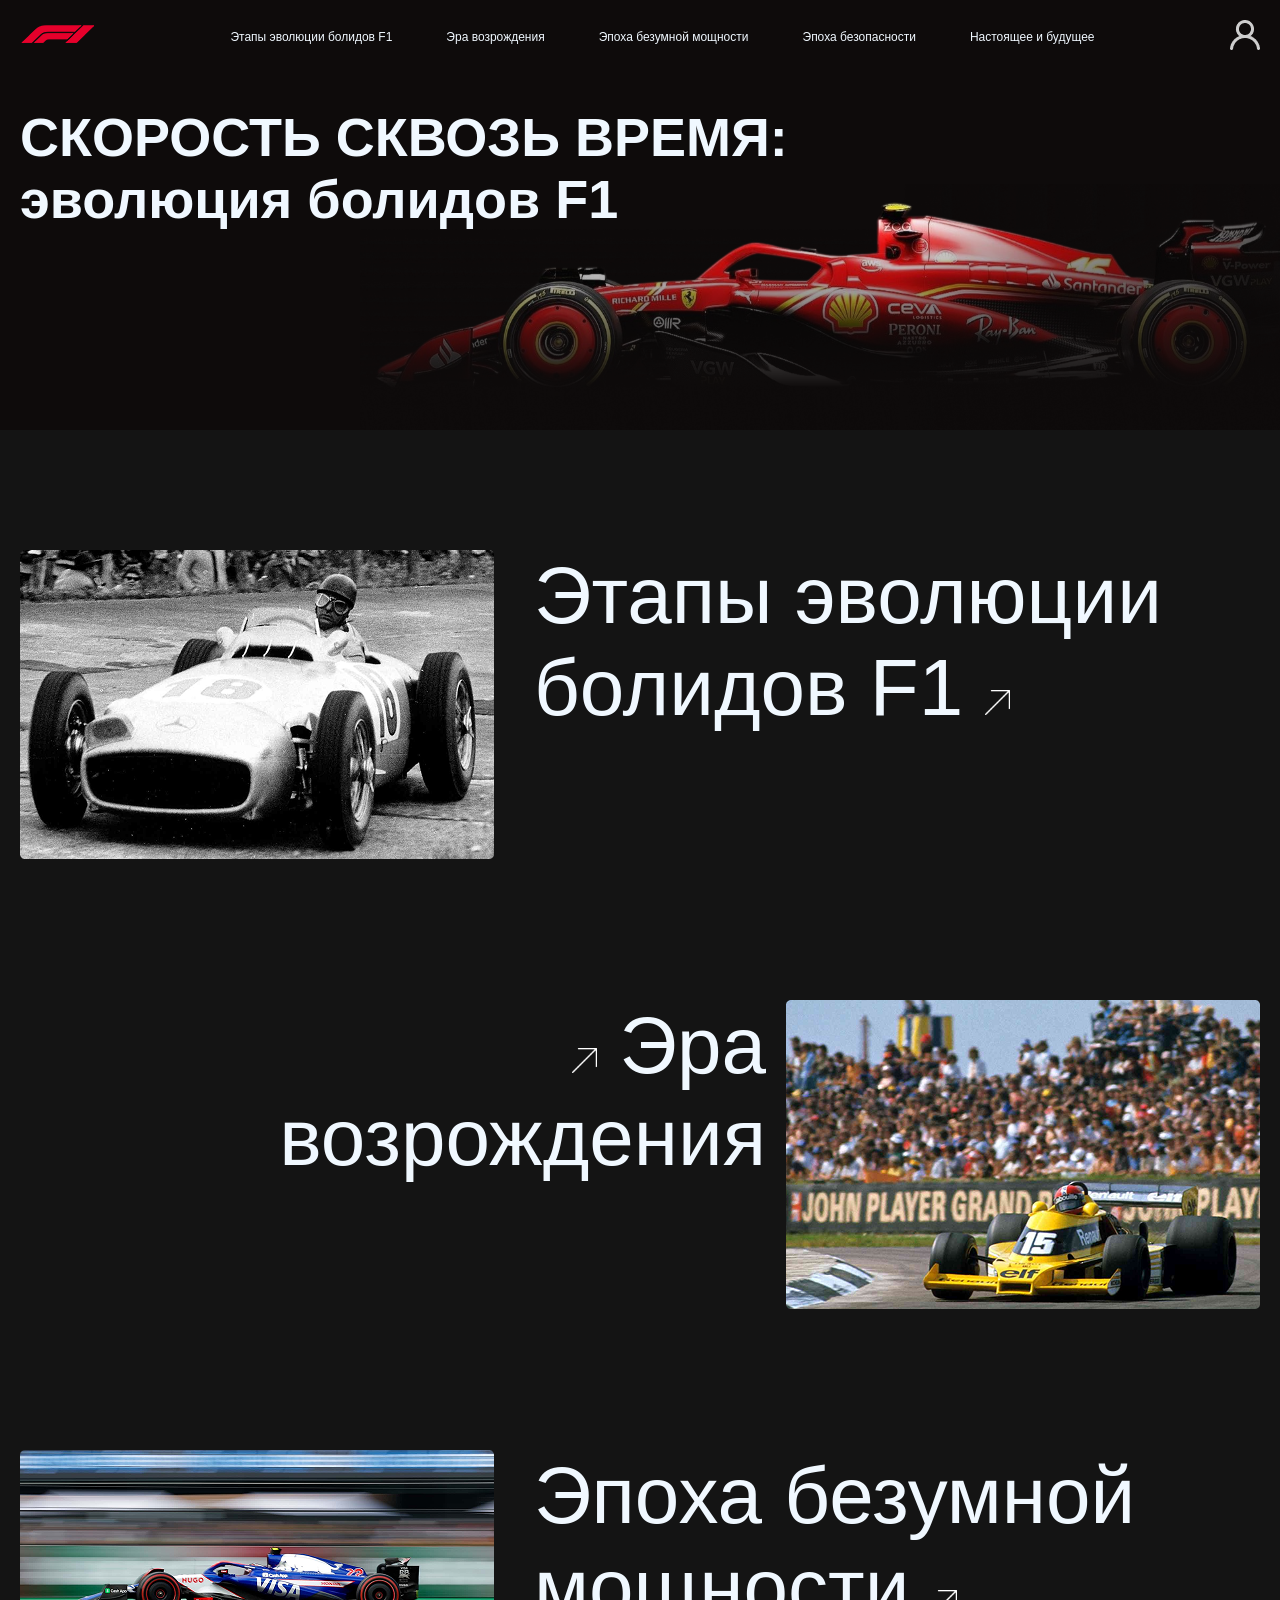
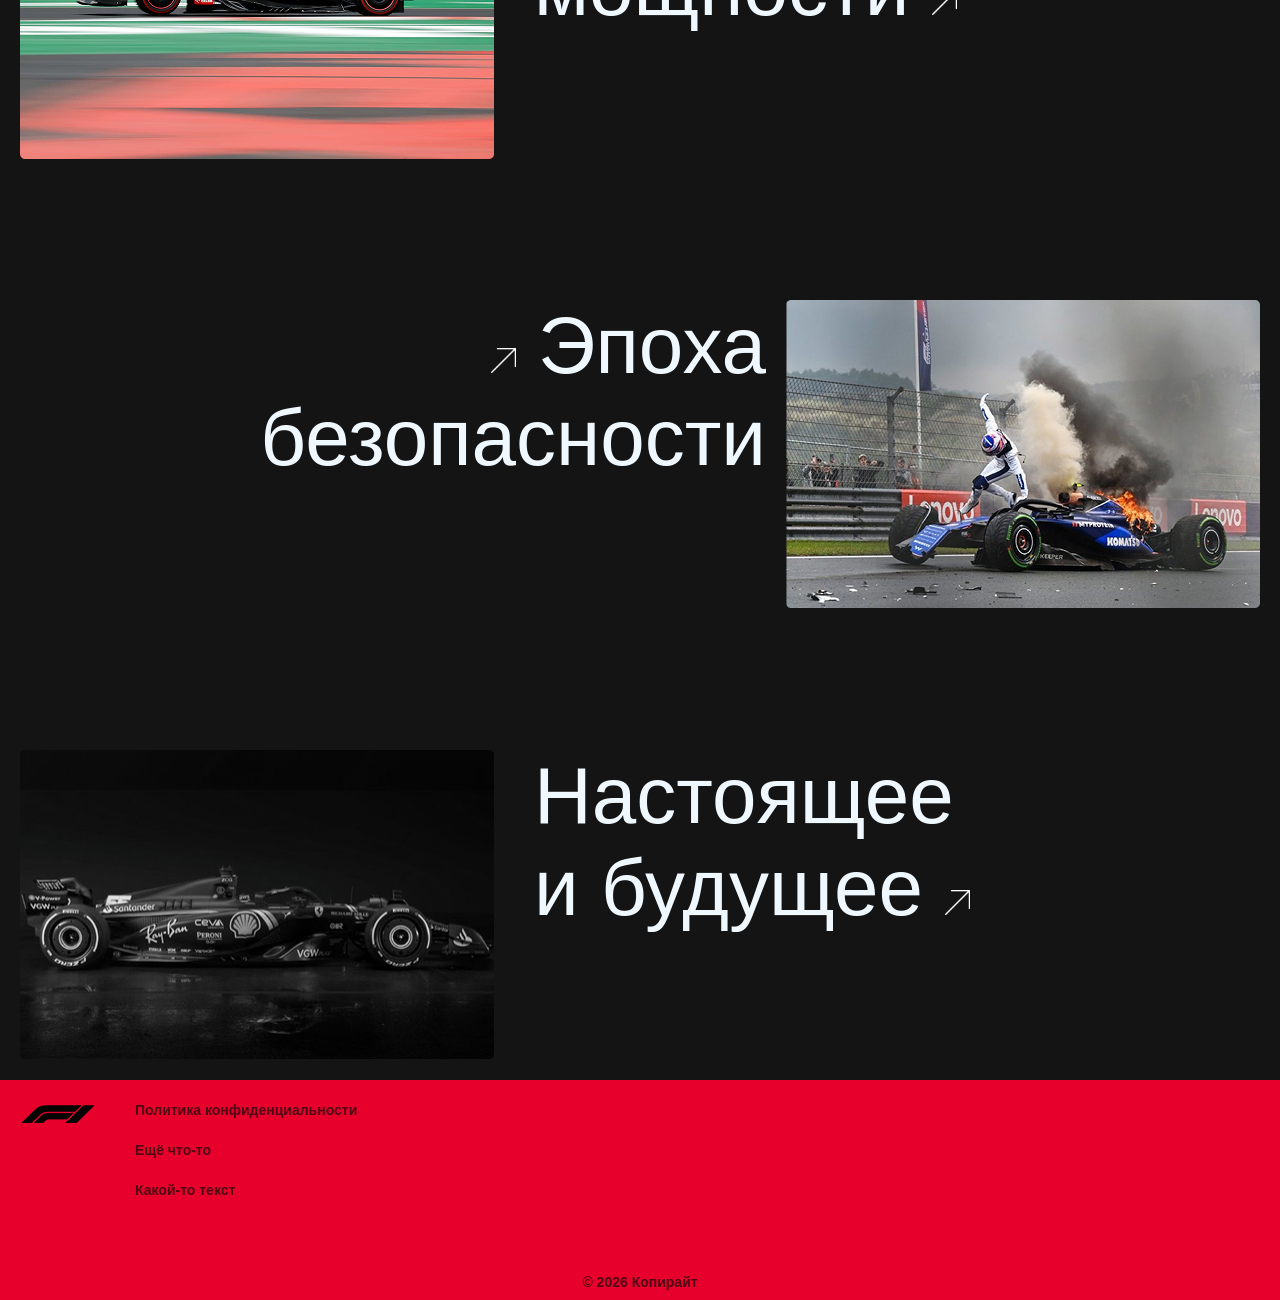
<file: index.html>
<!DOCTYPE html>
<html lang="ru">
<head>
  <meta charset="UTF-8">
  <meta name="viewport" content="width=device-width, initial-scale=1.0">
  <title>Главная страница</title>
  <link rel="stylesheet" href="style.css">
</head>
<body>
  <header class="header">
    <div class="top">
      <a href="index.html">
      <img src="img\logored.png" class="logo">
      </a>
      <nav class="menu">
            <a href="1.html">Этапы эволюции болидов F1</a>
            <a href="2.html">Эра возрождения</a>
            <a href="3.html">Эпоха безумной мощности</a>
            <a href="4.html">Эпоха безопасности</a>
            <a href="5.html">Настоящее и будущее</a>
        </nav>
        <a href="regeistr.html">
          <img  src="img\iconreg.png" class="imgreg">
        </a>
    </div>
     </header>
     <div class="hero">
      <div class="left">
        <h1 class="title"> СКОРОСТЬ СКВОЗЬ ВРЕМЯ: <br>
      эволюция болидов  F1 </h1>
      
    </div>
    <img src="img\carheader.png" class="heroimg">
     </div>
</div>
<div class="partone">
  <img src="img\part1img.png" alt="" class="partoneimg">
  <div class="partoneblock">
    <a href="1.html">
      <h2  class="partonetitle">
        Этапы эволюции <br> болидов F1 
         <img src="img\iconlink.png" alt="" id="arrow">
      </h2>
    </a>
  </div>
</div>
<div class="parttwo">
  
  <div class="parttwoblock">
    <a href="2.html">
    <h2 class="parttwotitle">
      <img src="img\iconlink.png" alt="" id="arrow">
    Эра <br> возрождения
    </h2>
    </a>
    <img src="img\part2img.png" alt="" class="parttwoimg">
  </div>
  
</div>
<div class="partone">
  <img src="img\part3img.png" alt="" class="partoneimg">
  <div class="partoneblock">
    <a href="3.html">
      <h2  class="partonetitle">
        Эпоха безумной<br> мощности
         <img src="img\iconlink.png" alt="" id="arrow">
      </h2>
    </a>
  </div>
</div>
<div class="parttwo">
  
  <div class="parttwoblock">
    <a href="4.html">
    <h2 class="parttwotitle">
      <img src="img\iconlink.png" alt="" id="arrow">
    Эпоха <br> безопасности
    </h2>
    </a>
    <img src="img\part4img.png" alt="" class="parttwoimg">
  </div>
</div>
<div class="partone">
  <img src="img\part5img.png" alt="" class="partoneimg">
  <div class="partoneblock">
    <a href="5.html">
      <h2  class="partonetitle">
        Настоящее<br> и будущее
         <img src="img\iconlink.png" alt="" id="arrow">
      </h2>
    </a>
  </div>
</div>
<footer class="footer">
  <a href="index.html">
  <img src="img\logoblack.png" alt="" id="logoblack">
  </a>
  <div class="bottom">
    <a href="#">Политика конфиденциальности</a><br>
    <a href="#">Ещё что-то</a><br>
    <a href="#">Какой-то текст</a>

  </div>

  
  <div class="copy">
    © 2026 Копирайт
  </div>
</footer>
  

  
</body>
</html>
</file>
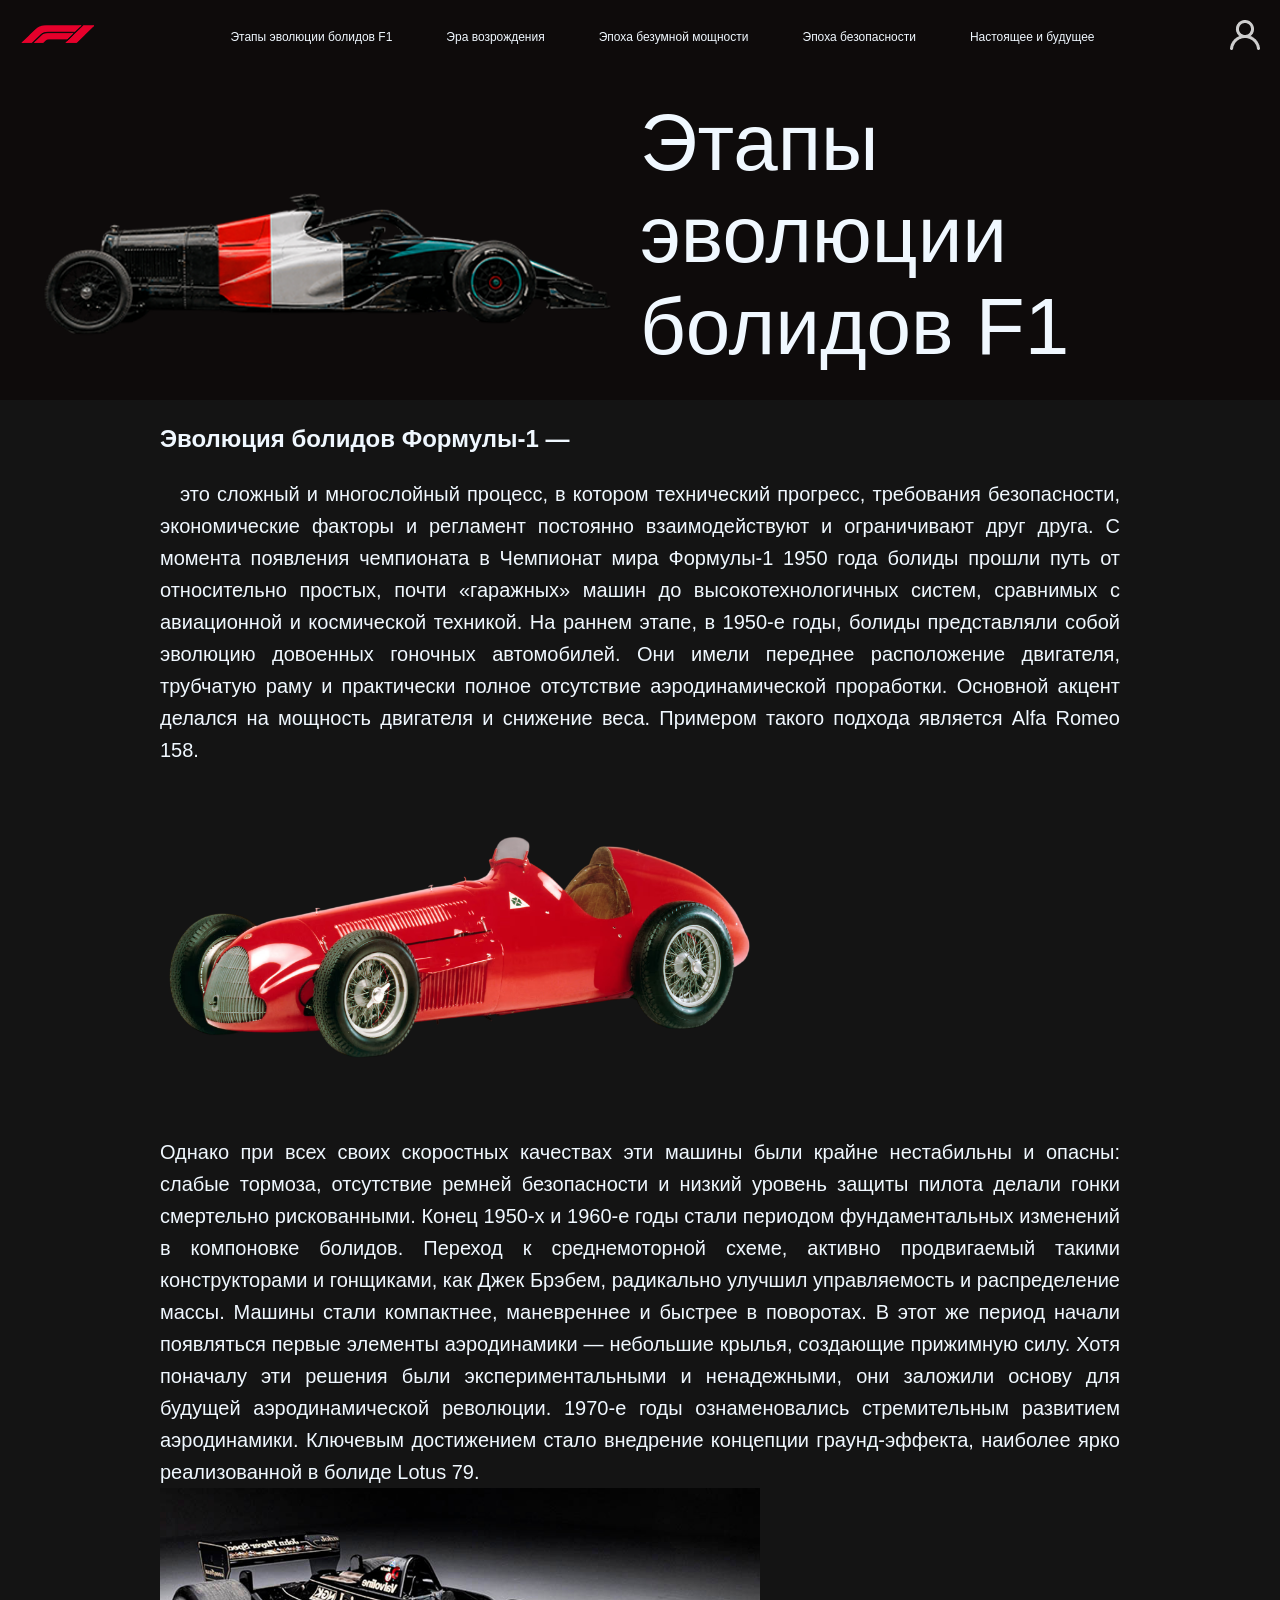
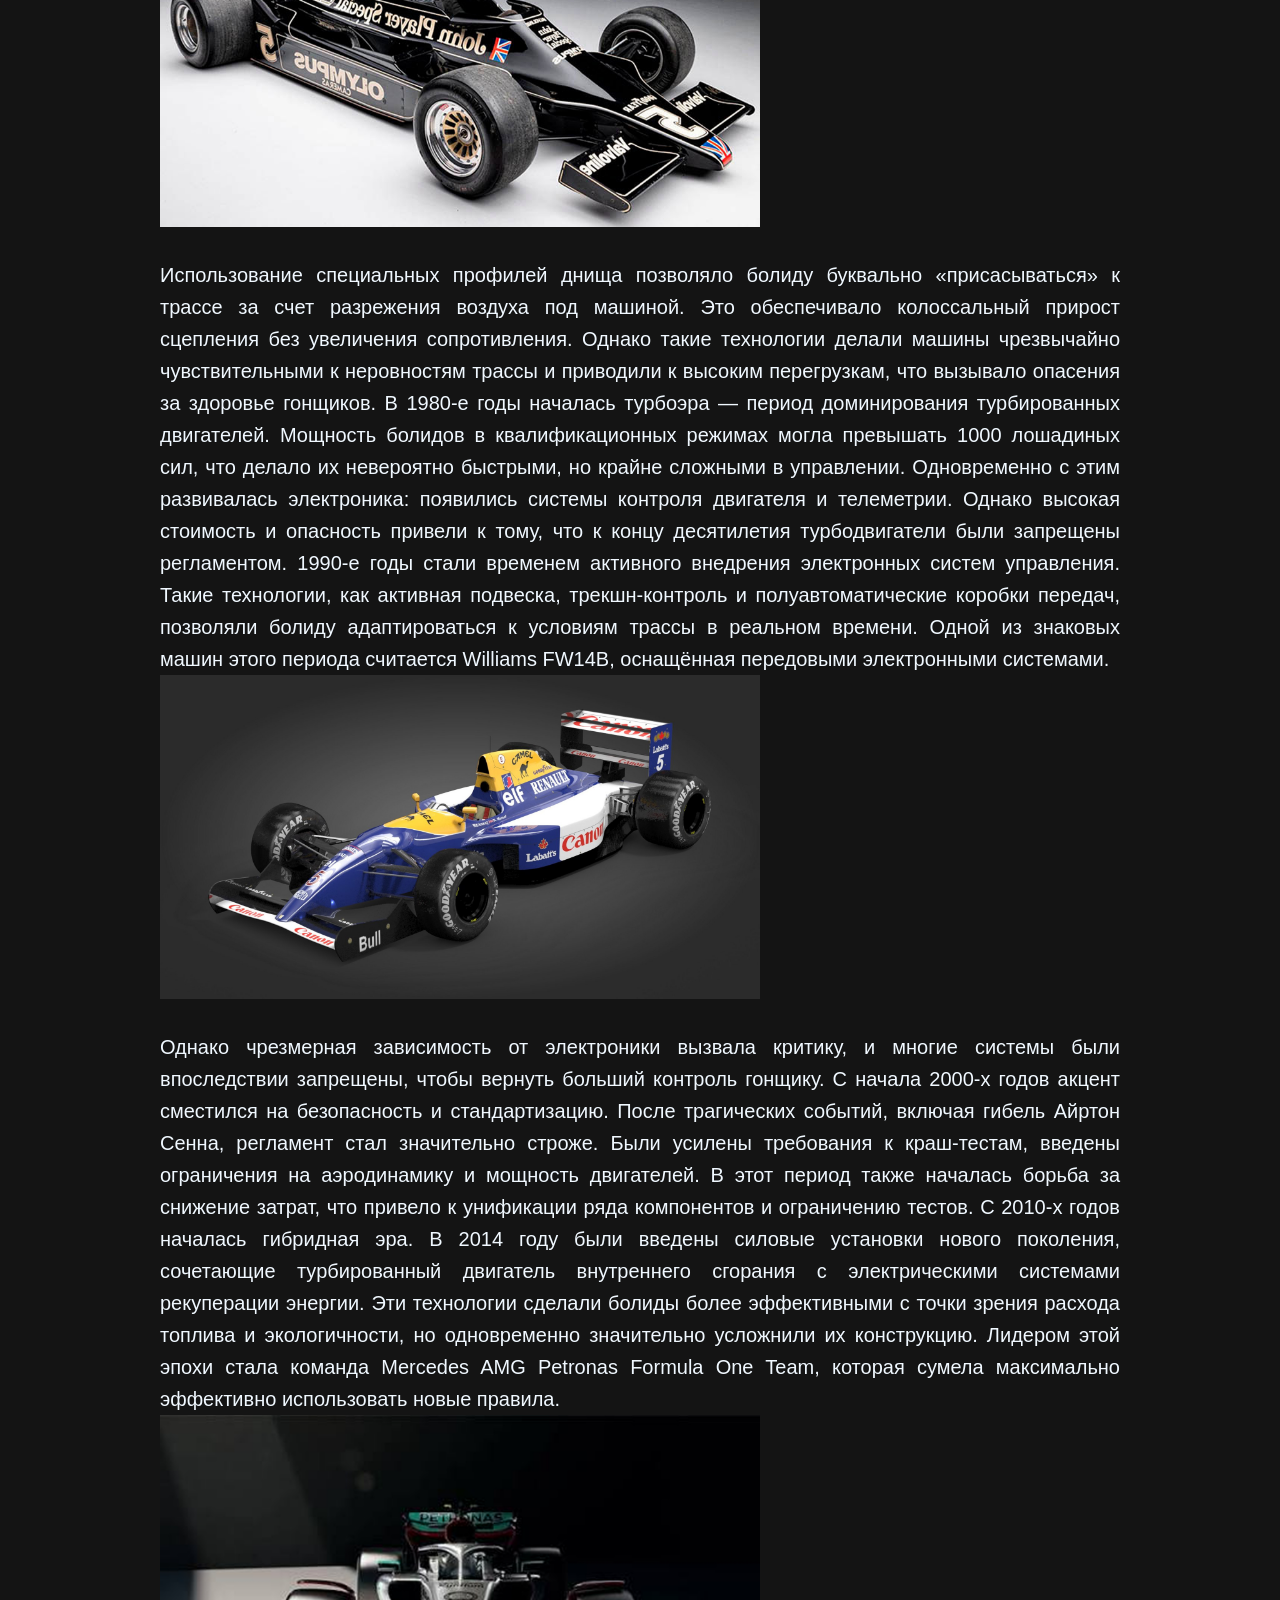
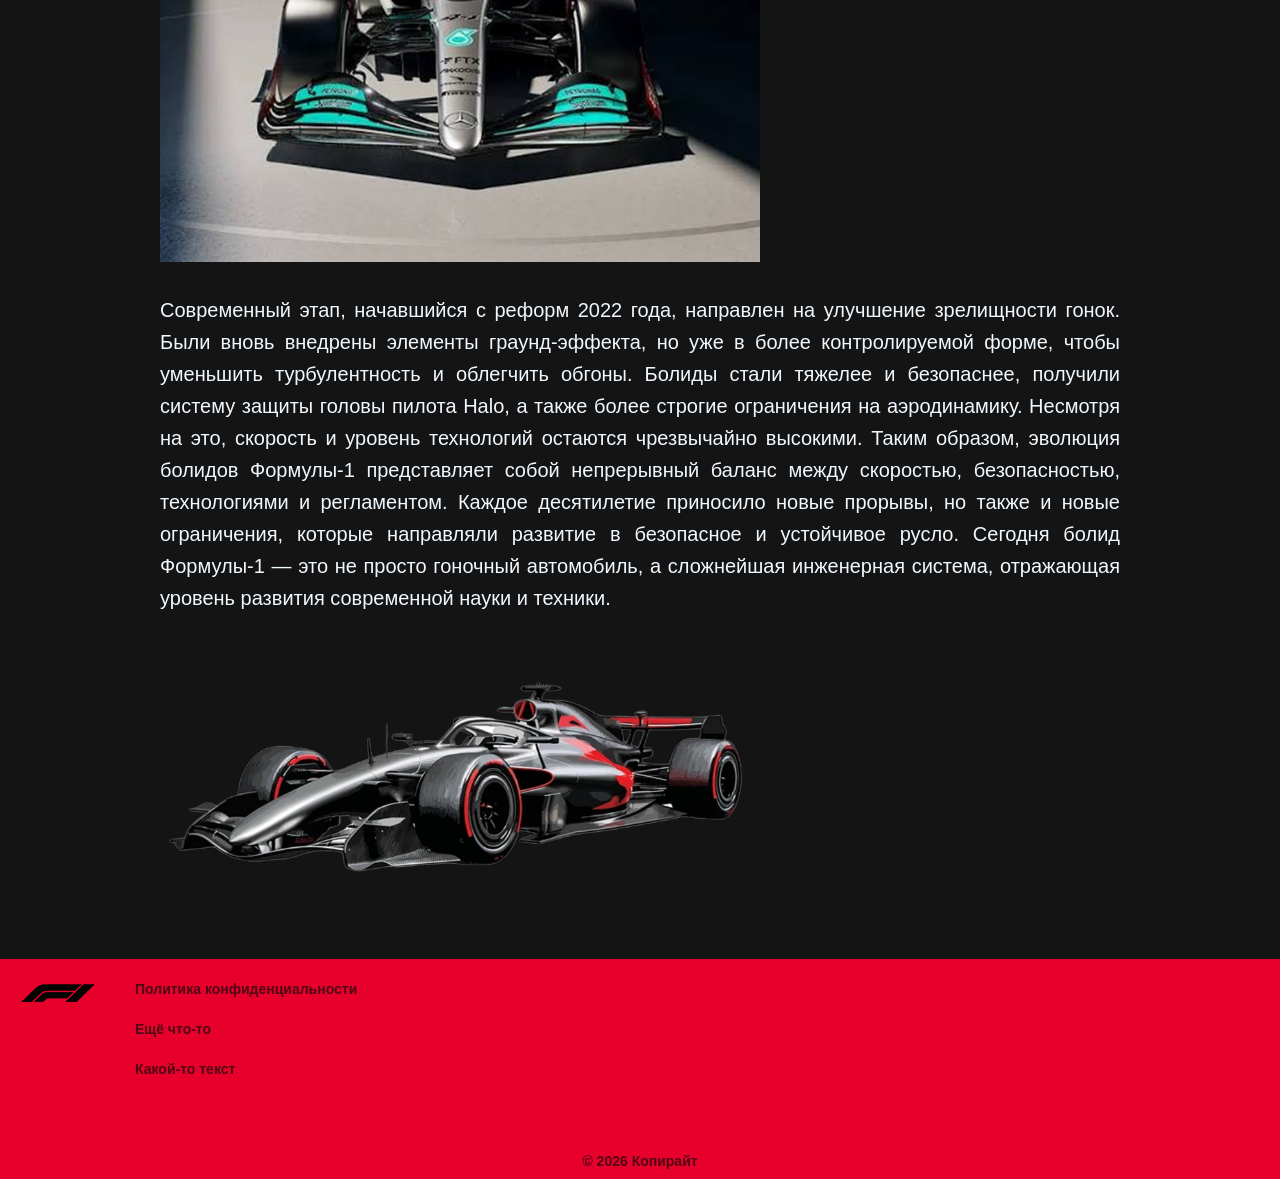
<file: 1.html>
<!DOCTYPE html>
<html lang="ru">
<head>
  <meta charset="UTF-8">
  <meta name="viewport" content="width=device-width, initial-scale=1.0">
  <title>Этапы эволюции</title>
  <link rel="stylesheet" href="style.css">
</head>
<body>
  <header class="header">
    <div class="top">
      <a href="index.html">
      <img src="img\logored.png" class="logo">
      </a>
      <nav class="menu">
            <a href="1.html">Этапы эволюции болидов F1</a>
            <a href="2.html">Эра возрождения</a>
            <a href="3.html">Эпоха безумной мощности</a>
            <a href="4.html">Эпоха безопасности</a>
            <a href="5.html">Настоящее и будущее</a>
        </nav>
        <a href="regeistr.html">
          <img  src="img\iconreg.png" class="imgreg">
        </a>
    </div>
     </header>
     <div class="stub"> </div>
     <div class="background__title">
    <main class="main">
        <div class="main__title">
        <img src="img\1__title.png" alt="" class="title__img">
       <h2 class="main__title__text"> Этапы эволюции<br> болидов F1</h2>
       </div>
      </div>
      
        <h2 class="main__text__h">Эволюция болидов Формулы-1 — </h2> <p class="main__text">это сложный и многослойный процесс, в котором технический прогресс, требования безопасности, экономические факторы и регламент постоянно взаимодействуют и ограничивают друг друга. С момента появления чемпионата в Чемпионат мира Формулы-1 1950 года болиды прошли путь от относительно простых, почти «гаражных» машин до высокотехнологичных систем, сравнимых с авиационной и космической техникой.

На раннем этапе, в 1950-е годы, болиды представляли собой эволюцию довоенных гоночных автомобилей. Они имели переднее расположение двигателя, трубчатую раму и практически полное отсутствие аэродинамической проработки. Основной акцент делался на мощность двигателя и снижение веса. Примером такого подхода является Alfa Romeo 158. <img src="img\car1.png" alt="" class="text__img">
<br> 
Однако при всех своих скоростных качествах эти машины были крайне нестабильны и опасны: слабые тормоза, отсутствие ремней безопасности и низкий уровень защиты пилота делали гонки смертельно рискованными.
Конец 1950-х и 1960-е годы стали периодом фундаментальных изменений в компоновке болидов. Переход к среднемоторной схеме, активно продвигаемый такими конструкторами и гонщиками, как Джек Брэбем, радикально улучшил управляемость и распределение массы. Машины стали компактнее, маневреннее и быстрее в поворотах. В этот же период начали появляться первые элементы аэродинамики — небольшие крылья, создающие прижимную силу. Хотя поначалу эти решения были экспериментальными и ненадежными, они заложили основу для будущей аэродинамической революции.
1970-е годы ознаменовались стремительным развитием аэродинамики. Ключевым достижением стало внедрение концепции граунд-эффекта, наиболее ярко реализованной в болиде Lotus 79. <img src="img\car2.png" alt="" class="text__img" style="justify-self: left;"> <br>
Использование специальных профилей днища позволяло болиду буквально «присасываться» к трассе за счет разрежения воздуха под машиной. Это обеспечивало колоссальный прирост сцепления без увеличения сопротивления. Однако такие технологии делали машины чрезвычайно чувствительными к неровностям трассы и приводили к высоким перегрузкам, что вызывало опасения за здоровье гонщиков.
В 1980-е годы началась турбоэра — период доминирования турбированных двигателей. Мощность болидов в квалификационных режимах могла превышать 1000 лошадиных сил, что делало их невероятно быстрыми, но крайне сложными в управлении. Одновременно с этим развивалась электроника: появились системы контроля двигателя и телеметрии. Однако высокая стоимость и опасность привели к тому, что к концу десятилетия турбодвигатели были запрещены регламентом.
1990-е годы стали временем активного внедрения электронных систем управления. Такие технологии, как активная подвеска, трекшн-контроль и полуавтоматические коробки передач, позволяли болиду адаптироваться к условиям трассы в реальном времени. Одной из знаковых машин этого периода считается Williams FW14B, оснащённая передовыми электронными системами. <img src="img\car3.png" alt="" class="text__img"> <br>
Однако чрезмерная зависимость от электроники вызвала критику, и многие системы были впоследствии запрещены, чтобы вернуть больший контроль гонщику.
С начала 2000-х годов акцент сместился на безопасность и стандартизацию. После трагических событий, включая гибель Айртон Сенна, регламент стал значительно строже. Были усилены требования к краш-тестам, введены ограничения на аэродинамику и мощность двигателей. В этот период также началась борьба за снижение затрат, что привело к унификации ряда компонентов и ограничению тестов.
С 2010-х годов началась гибридная эра. В 2014 году были введены силовые установки нового поколения, сочетающие турбированный двигатель внутреннего сгорания с электрическими системами рекуперации энергии. Эти технологии сделали болиды более эффективными с точки зрения расхода топлива и экологичности, но одновременно значительно усложнили их конструкцию. Лидером этой эпохи стала команда Mercedes AMG Petronas Formula One Team, которая сумела максимально эффективно использовать новые правила. <img src="img\car4.png" alt="" class="text__img" style="justify-self: left;"> <br>
Современный этап, начавшийся с реформ 2022 года, направлен на улучшение зрелищности гонок. Были вновь внедрены элементы граунд-эффекта, но уже в более контролируемой форме, чтобы уменьшить турбулентность и облегчить обгоны. Болиды стали тяжелее и безопаснее, получили систему защиты головы пилота Halo, а также более строгие ограничения на аэродинамику. Несмотря на это, скорость и уровень технологий остаются чрезвычайно высокими.
Таким образом, эволюция болидов Формулы-1 представляет собой непрерывный баланс между скоростью, безопасностью, технологиями и регламентом. Каждое десятилетие приносило новые прорывы, но также и новые ограничения, которые направляли развитие в безопасное и устойчивое русло. Сегодня болид Формулы-1 — это не просто гоночный автомобиль, а сложнейшая инженерная система, отражающая уровень развития современной науки и техники.
<img src="img\car5.png" alt="" class="text__img"> 
      </p>
    </main>
    <footer class="footer">
  <a href="index.html">
  <img src="img\logoblack.png" alt="" id="logoblack">
  </a>
  <div class="bottom">
    <a href="#">Политика конфиденциальности</a><br>
    <a href="#">Ещё что-то</a><br>
    <a href="#">Какой-то текст</a>

  </div>

  
  <div class="copy">
    © 2026 Копирайт
  </div>
</footer>




 </body>
</html>
</file>
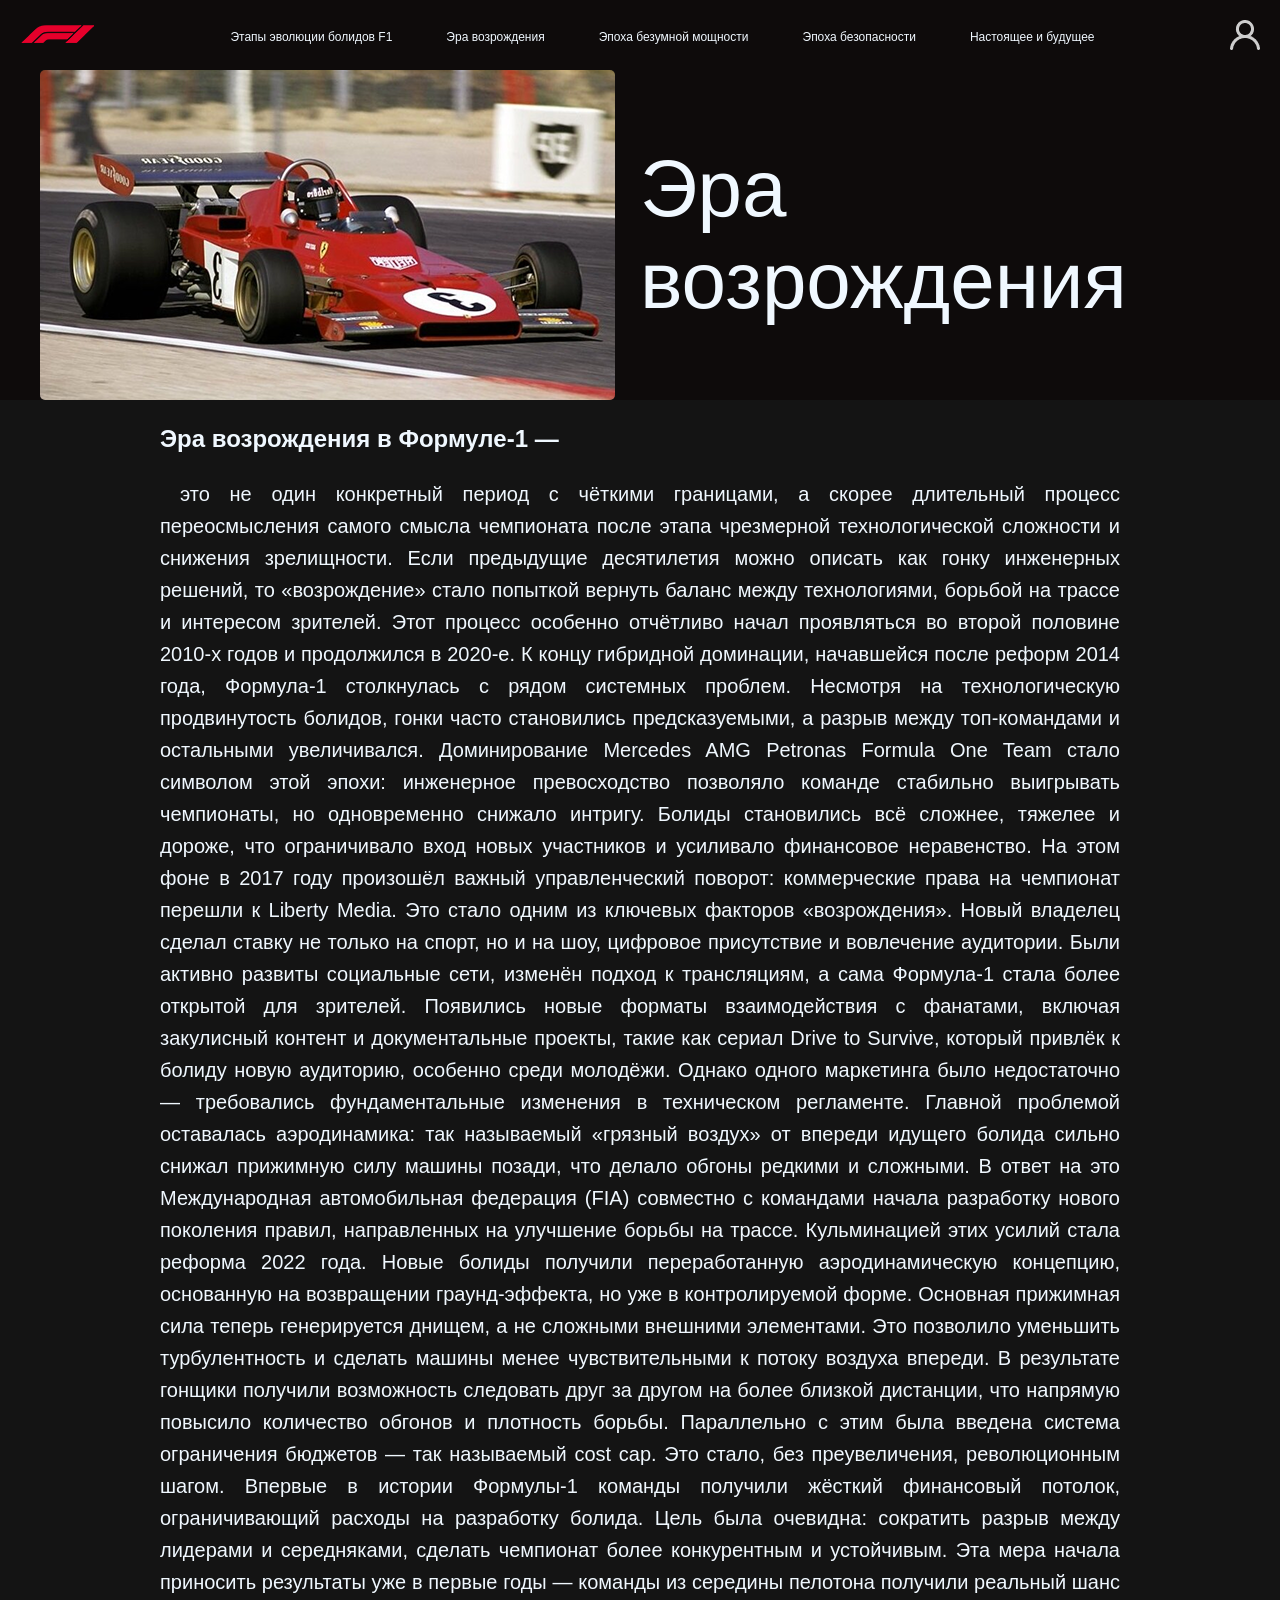
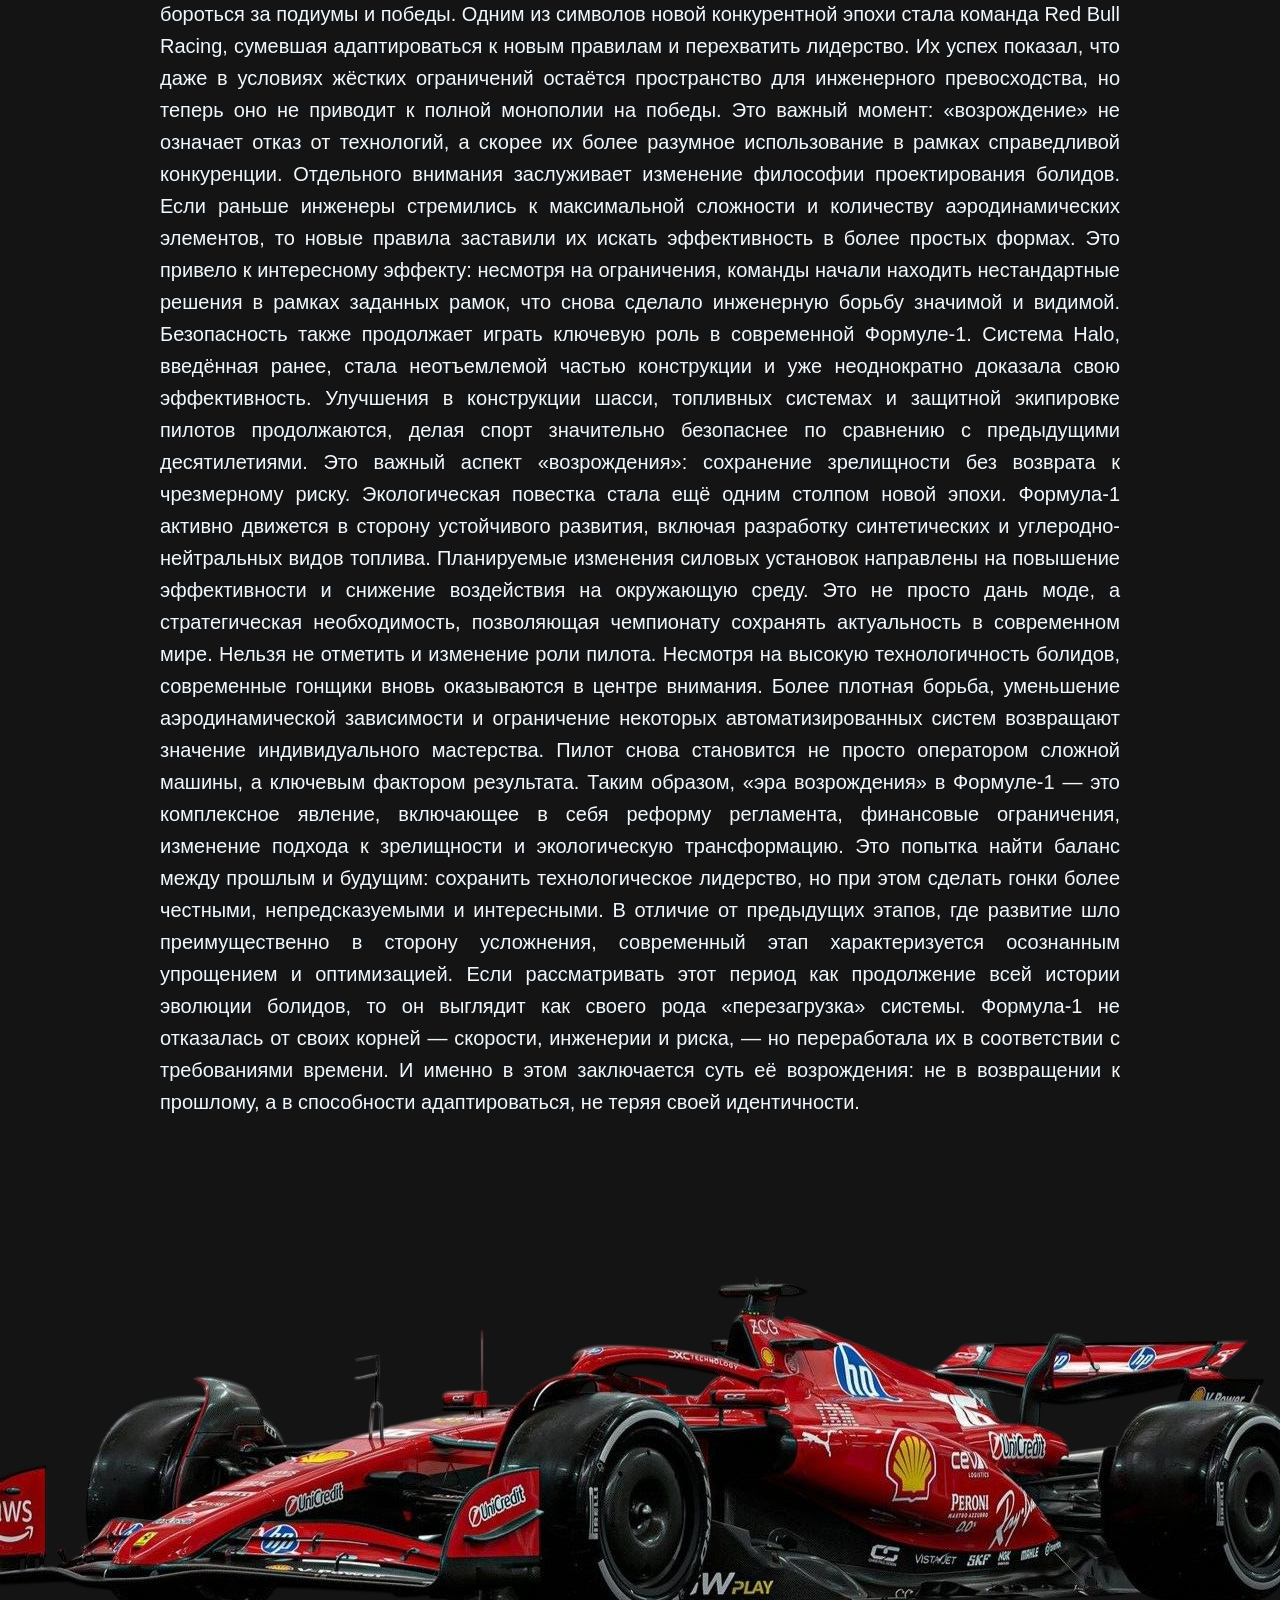
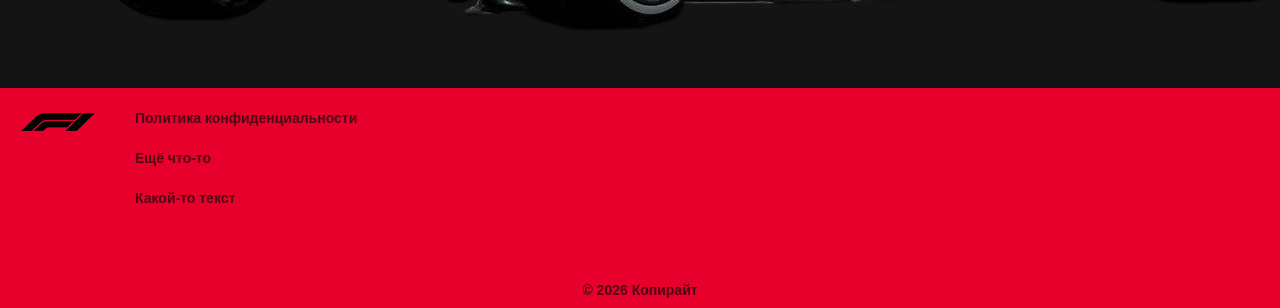
<file: 2.html>
<!DOCTYPE html>
<html lang="ru">
<head>
  <meta charset="UTF-8">
  <meta name="viewport" content="width=device-width, initial-scale=1.0">
  <title>Эра возрождения</title>
  <link rel="stylesheet" href="style.css">
</head>
<body>
  <header class="header">
    <div class="top">
      <a href="index.html">
      <img src="img\logored.png" class="logo">
      </a>
      <nav class="menu">
            <a href="1.html"   >Этапы эволюции болидов F1</a>
            <a href="2.html">Эра возрождения</a>
            <a href="3.html">Эпоха безумной мощности</a>
            <a href="4.html">Эпоха безопасности</a>
            <a href="5.html">Настоящее и будущее</a>
        </nav>
        <a href="regeistr.html">
          <img  src="img\iconreg.png" class="imgreg">
        </a>
    </div>
     </header>
     <div class="stub"> </div>
     <div class="background__title">
    <main class="main">
        <div class="main__title">
        <img src="img\2__title.png" alt="" class="title__img" style="top: 0; border-radius: 5px;" >
       <h2 class="main__title__text"> Эра<br> возрождения</h2>
       </div>
      </div>
       <h2 class="main__text__h">Эра возрождения в Формуле-1 —  </h2> <p class="main__text">это не один конкретный период с чёткими границами, а скорее длительный процесс переосмысления самого смысла чемпионата после этапа чрезмерной технологической сложности и снижения зрелищности. Если предыдущие десятилетия можно описать как гонку инженерных решений, то «возрождение» стало попыткой вернуть баланс между технологиями, борьбой на трассе и интересом зрителей. Этот процесс особенно отчётливо начал проявляться во второй половине 2010-х годов и продолжился в 2020-е.
К концу гибридной доминации, начавшейся после реформ 2014 года, Формула-1 столкнулась с рядом системных проблем. Несмотря на технологическую продвинутость болидов, гонки часто становились предсказуемыми, а разрыв между топ-командами и остальными увеличивался. Доминирование Mercedes AMG Petronas Formula One Team стало символом этой эпохи: инженерное превосходство позволяло команде стабильно выигрывать чемпионаты, но одновременно снижало интригу. Болиды становились всё сложнее, тяжелее и дороже, что ограничивало вход новых участников и усиливало финансовое неравенство.
На этом фоне в 2017 году произошёл важный управленческий поворот: коммерческие права на чемпионат перешли к Liberty Media. Это стало одним из ключевых факторов «возрождения». Новый владелец сделал ставку не только на спорт, но и на шоу, цифровое присутствие и вовлечение аудитории. Были активно развиты социальные сети, изменён подход к трансляциям, а сама Формула-1 стала более открытой для зрителей. Появились новые форматы взаимодействия с фанатами, включая закулисный контент и документальные проекты, такие как сериал Drive to Survive, который привлёк к болиду новую аудиторию, особенно среди молодёжи.
Однако одного маркетинга было недостаточно — требовались фундаментальные изменения в техническом регламенте. Главной проблемой оставалась аэродинамика: так называемый «грязный воздух» от впереди идущего болида сильно снижал прижимную силу машины позади, что делало обгоны редкими и сложными. В ответ на это Международная автомобильная федерация (FIA) совместно с командами начала разработку нового поколения правил, направленных на улучшение борьбы на трассе.
Кульминацией этих усилий стала реформа 2022 года. Новые болиды получили переработанную аэродинамическую концепцию, основанную на возвращении граунд-эффекта, но уже в контролируемой форме. Основная прижимная сила теперь генерируется днищем, а не сложными внешними элементами. Это позволило уменьшить турбулентность и сделать машины менее чувствительными к потоку воздуха впереди. В результате гонщики получили возможность следовать друг за другом на более близкой дистанции, что напрямую повысило количество обгонов и плотность борьбы.
Параллельно с этим была введена система ограничения бюджетов — так называемый cost cap. Это стало, без преувеличения, революционным шагом. Впервые в истории Формулы-1 команды получили жёсткий финансовый потолок, ограничивающий расходы на разработку болида. Цель была очевидна: сократить разрыв между лидерами и середняками, сделать чемпионат более конкурентным и устойчивым. Эта мера начала приносить результаты уже в первые годы — команды из середины пелотона получили реальный шанс бороться за подиумы и победы.
Одним из символов новой конкурентной эпохи стала команда Red Bull Racing, сумевшая адаптироваться к новым правилам и перехватить лидерство. Их успех показал, что даже в условиях жёстких ограничений остаётся пространство для инженерного превосходства, но теперь оно не приводит к полной монополии на победы. Это важный момент: «возрождение» не означает отказ от технологий, а скорее их более разумное использование в рамках справедливой конкуренции.
Отдельного внимания заслуживает изменение философии проектирования болидов. Если раньше инженеры стремились к максимальной сложности и количеству аэродинамических элементов, то новые правила заставили их искать эффективность в более простых формах. Это привело к интересному эффекту: несмотря на ограничения, команды начали находить нестандартные решения в рамках заданных рамок, что снова сделало инженерную борьбу значимой и видимой.
Безопасность также продолжает играть ключевую роль в современной Формуле-1. Система Halo, введённая ранее, стала неотъемлемой частью конструкции и уже неоднократно доказала свою эффективность. Улучшения в конструкции шасси, топливных системах и защитной экипировке пилотов продолжаются, делая спорт значительно безопаснее по сравнению с предыдущими десятилетиями. Это важный аспект «возрождения»: сохранение зрелищности без возврата к чрезмерному риску.
Экологическая повестка стала ещё одним столпом новой эпохи. Формула-1 активно движется в сторону устойчивого развития, включая разработку синтетических и углеродно-нейтральных видов топлива. Планируемые изменения силовых установок направлены на повышение эффективности и снижение воздействия на окружающую среду. Это не просто дань моде, а стратегическая необходимость, позволяющая чемпионату сохранять актуальность в современном мире.
Нельзя не отметить и изменение роли пилота. Несмотря на высокую технологичность болидов, современные гонщики вновь оказываются в центре внимания. Более плотная борьба, уменьшение аэродинамической зависимости и ограничение некоторых автоматизированных систем возвращают значение индивидуального мастерства. Пилот снова становится не просто оператором сложной машины, а ключевым фактором результата.
Таким образом, «эра возрождения» в Формуле-1 — это комплексное явление, включающее в себя реформу регламента, финансовые ограничения, изменение подхода к зрелищности и экологическую трансформацию. Это попытка найти баланс между прошлым и будущим: сохранить технологическое лидерство, но при этом сделать гонки более честными, непредсказуемыми и интересными. В отличие от предыдущих этапов, где развитие шло преимущественно в сторону усложнения, современный этап характеризуется осознанным упрощением и оптимизацией.
Если рассматривать этот период как продолжение всей истории эволюции болидов, то он выглядит как своего рода «перезагрузка» системы. Формула-1 не отказалась от своих корней — скорости, инженерии и риска, — но переработала их в соответствии с требованиями времени. И именно в этом заключается суть её возрождения: не в возвращении к прошлому, а в способности адаптироваться, не теряя своей идентичности.





       </p>
       <div class="cont__img">
       <img src="img\car6.png" alt="" class="bigimg">
       </div>
      </main>
    <footer class="footer">
  <a href="index.html">
  <img src="img\logoblack.png" alt="" id="logoblack">
  </a>
  <div class="bottom">
    <a href="#">Политика конфиденциальности</a><br>
    <a href="#">Ещё что-то</a><br>
    <a href="#">Какой-то текст</a>

  </div>

  
  <div class="copy">
    © 2026 Копирайт
  </div>
</footer>




 </body>
</html>
</file>
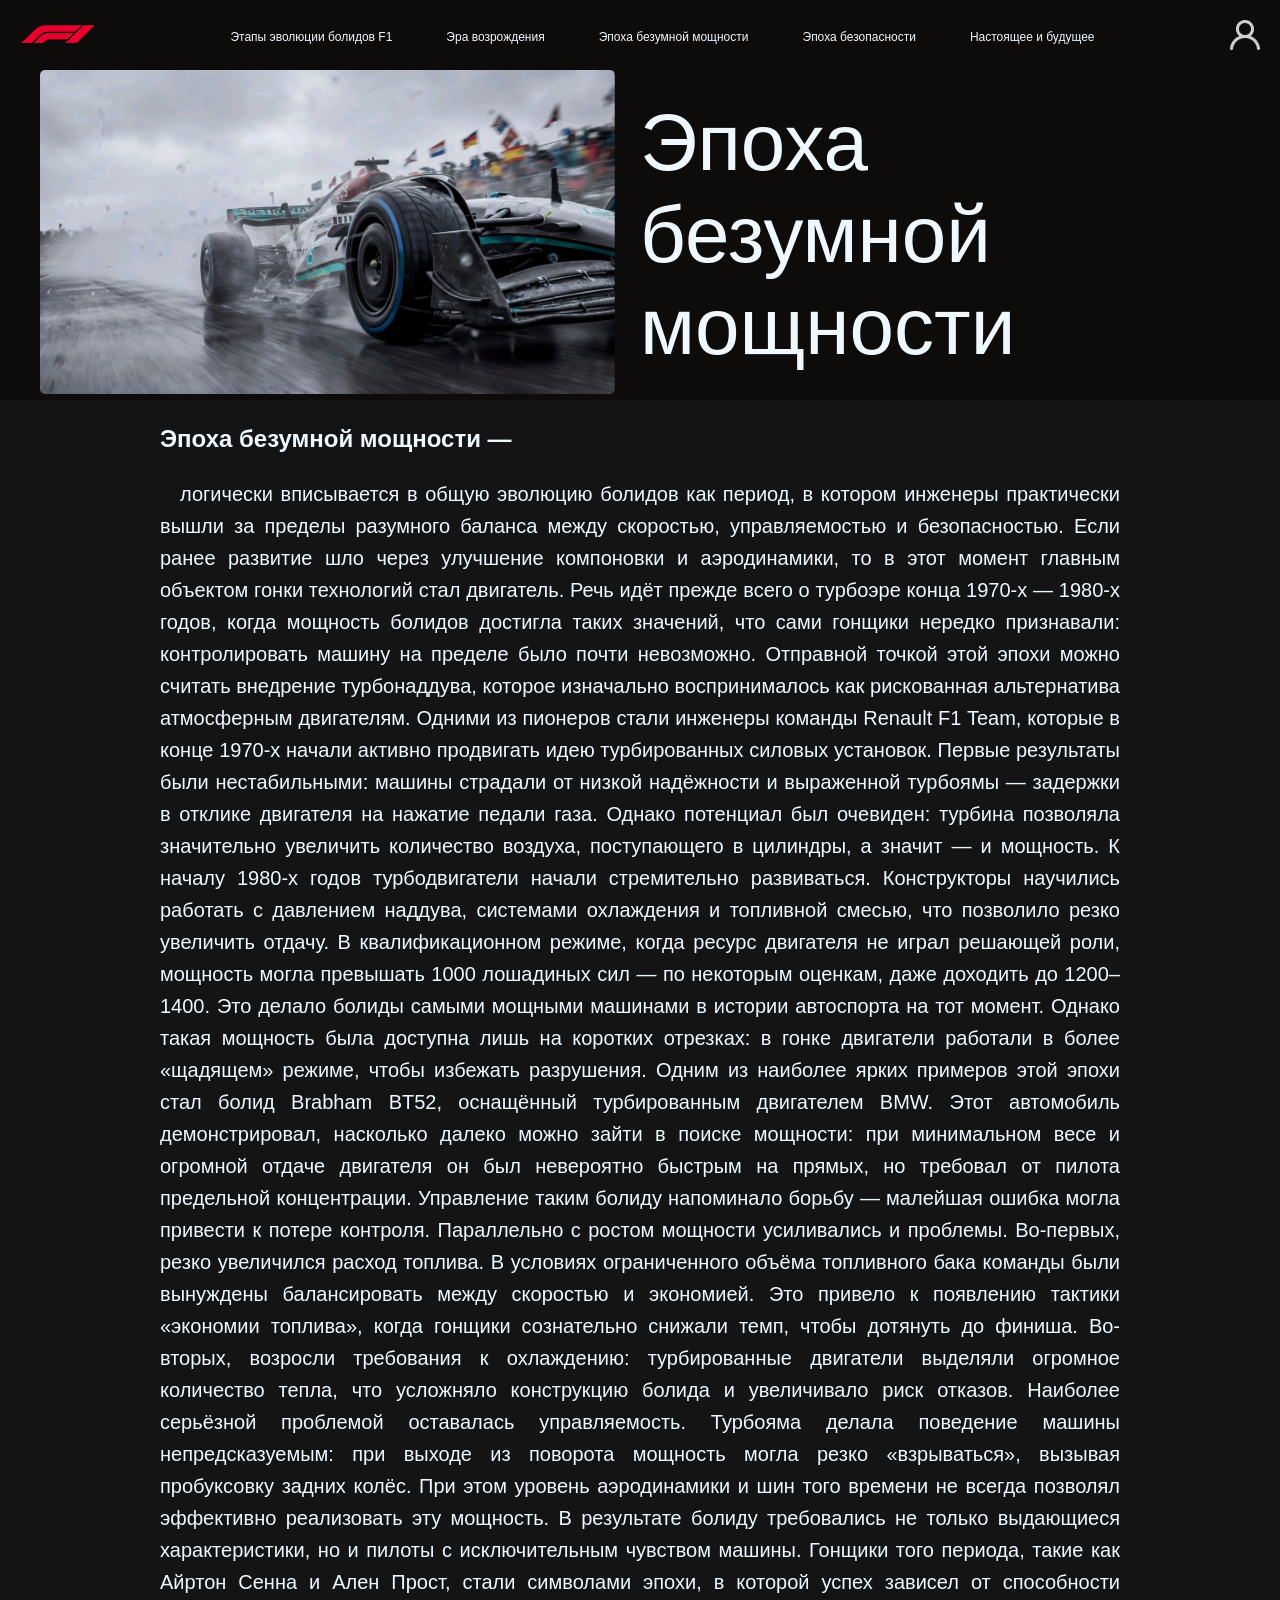
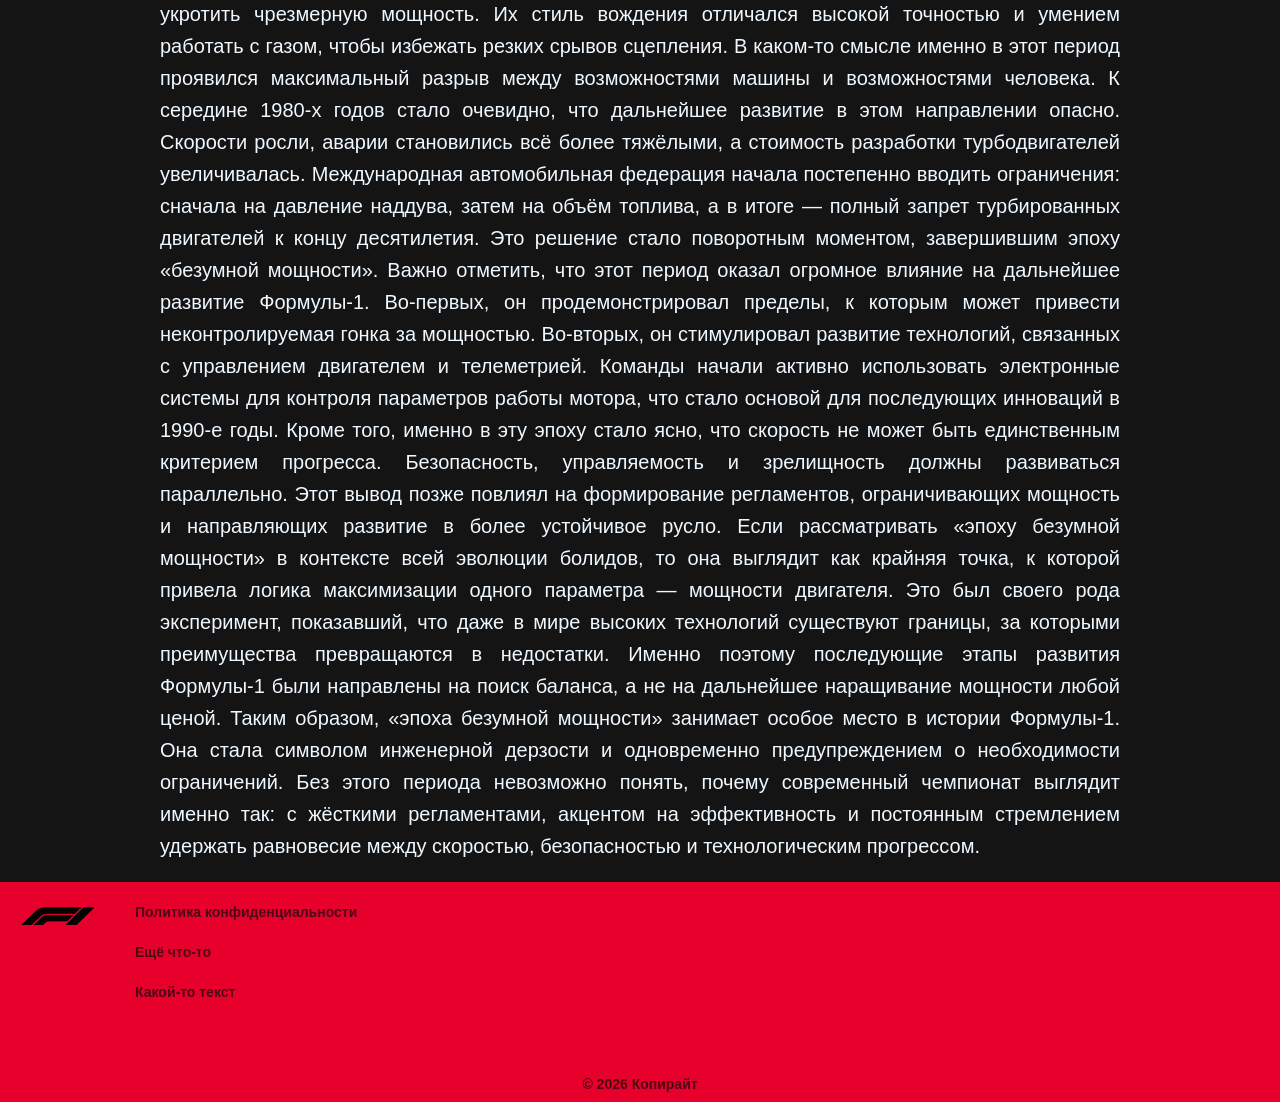
<file: 3.html>
<!DOCTYPE html>
<html lang="ru">
<head>
  <meta charset="UTF-8">
  <meta name="viewport" content="width=device-width, initial-scale=1.0">
  <title>Эпоха мощности</title>
  <link rel="stylesheet" href="style.css">
</head>
<body>
  <header class="header">
    <div class="top">
      <a href="index.html">
      <img src="img\logored.png" class="logo">
      </a>
      <nav class="menu">
            <a href="1.html">Этапы эволюции болидов F1</a>
            <a href="2.html">Эра возрождения</a>
            <a href="3.html">Эпоха безумной мощности</a>
            <a href="4.html">Эпоха безопасности</a>
            <a href="5.html">Настоящее и будущее</a>
        </nav>
        <a href="regeistr.html">
          <img  src="img\iconreg.png" class="imgreg">
        </a>
    </div>
     </header>
      <div class="stub"> </div>
     <div class="background__title">
      <main class="main">
        <div class="main__title">
        <img src="img\car7.png" alt="" class="title__img" style="border-radius: 5px; top: 0;">
       <h2 class="main__title__text"> Эпоха безумной<br> мощности</h2>
       </div>
      </div>
      <h2 class="main__text__h">Эпоха безумной мощности —  </h2> <p class="main__text">логически вписывается в общую эволюцию болидов как период, в котором инженеры практически вышли за пределы разумного баланса между скоростью, управляемостью и безопасностью. Если ранее развитие шло через улучшение компоновки и аэродинамики, то в этот момент главным объектом гонки технологий стал двигатель. Речь идёт прежде всего о турбоэре конца 1970-х — 1980-х годов, когда мощность болидов достигла таких значений, что сами гонщики нередко признавали: контролировать машину на пределе было почти невозможно.

Отправной точкой этой эпохи можно считать внедрение турбонаддува, которое изначально воспринималось как рискованная альтернатива атмосферным двигателям. Одними из пионеров стали инженеры команды Renault F1 Team, которые в конце 1970-х начали активно продвигать идею турбированных силовых установок. Первые результаты были нестабильными: машины страдали от низкой надёжности и выраженной турбоямы — задержки в отклике двигателя на нажатие педали газа. Однако потенциал был очевиден: турбина позволяла значительно увеличить количество воздуха, поступающего в цилиндры, а значит — и мощность.

К началу 1980-х годов турбодвигатели начали стремительно развиваться. Конструкторы научились работать с давлением наддува, системами охлаждения и топливной смесью, что позволило резко увеличить отдачу. В квалификационном режиме, когда ресурс двигателя не играл решающей роли, мощность могла превышать 1000 лошадиных сил — по некоторым оценкам, даже доходить до 1200–1400. Это делало болиды самыми мощными машинами в истории автоспорта на тот момент. Однако такая мощность была доступна лишь на коротких отрезках: в гонке двигатели работали в более «щадящем» режиме, чтобы избежать разрушения.

Одним из наиболее ярких примеров этой эпохи стал болид Brabham BT52, оснащённый турбированным двигателем BMW. Этот автомобиль демонстрировал, насколько далеко можно зайти в поиске мощности: при минимальном весе и огромной отдаче двигателя он был невероятно быстрым на прямых, но требовал от пилота предельной концентрации. Управление таким болиду напоминало борьбу — малейшая ошибка могла привести к потере контроля.

Параллельно с ростом мощности усиливались и проблемы. Во-первых, резко увеличился расход топлива. В условиях ограниченного объёма топливного бака команды были вынуждены балансировать между скоростью и экономией. Это привело к появлению тактики «экономии топлива», когда гонщики сознательно снижали темп, чтобы дотянуть до финиша. Во-вторых, возросли требования к охлаждению: турбированные двигатели выделяли огромное количество тепла, что усложняло конструкцию болида и увеличивало риск отказов.

Наиболее серьёзной проблемой оставалась управляемость. Турбояма делала поведение машины непредсказуемым: при выходе из поворота мощность могла резко «взрываться», вызывая пробуксовку задних колёс. При этом уровень аэродинамики и шин того времени не всегда позволял эффективно реализовать эту мощность. В результате болиду требовались не только выдающиеся характеристики, но и пилоты с исключительным чувством машины.

Гонщики того периода, такие как Айртон Сенна и Ален Прост, стали символами эпохи, в которой успех зависел от способности укротить чрезмерную мощность. Их стиль вождения отличался высокой точностью и умением работать с газом, чтобы избежать резких срывов сцепления. В каком-то смысле именно в этот период проявился максимальный разрыв между возможностями машины и возможностями человека.

К середине 1980-х годов стало очевидно, что дальнейшее развитие в этом направлении опасно. Скорости росли, аварии становились всё более тяжёлыми, а стоимость разработки турбодвигателей увеличивалась. Международная автомобильная федерация начала постепенно вводить ограничения: сначала на давление наддува, затем на объём топлива, а в итоге — полный запрет турбированных двигателей к концу десятилетия. Это решение стало поворотным моментом, завершившим эпоху «безумной мощности».

Важно отметить, что этот период оказал огромное влияние на дальнейшее развитие Формулы-1. Во-первых, он продемонстрировал пределы, к которым может привести неконтролируемая гонка за мощностью. Во-вторых, он стимулировал развитие технологий, связанных с управлением двигателем и телеметрией. Команды начали активно использовать электронные системы для контроля параметров работы мотора, что стало основой для последующих инноваций в 1990-е годы.

Кроме того, именно в эту эпоху стало ясно, что скорость не может быть единственным критерием прогресса. Безопасность, управляемость и зрелищность должны развиваться параллельно. Этот вывод позже повлиял на формирование регламентов, ограничивающих мощность и направляющих развитие в более устойчивое русло.

Если рассматривать «эпоху безумной мощности» в контексте всей эволюции болидов, то она выглядит как крайняя точка, к которой привела логика максимизации одного параметра — мощности двигателя. Это был своего рода эксперимент, показавший, что даже в мире высоких технологий существуют границы, за которыми преимущества превращаются в недостатки. Именно поэтому последующие этапы развития Формулы-1 были направлены на поиск баланса, а не на дальнейшее наращивание мощности любой ценой.

Таким образом, «эпоха безумной мощности» занимает особое место в истории Формулы-1. Она стала символом инженерной дерзости и одновременно предупреждением о необходимости ограничений. Без этого периода невозможно понять, почему современный чемпионат выглядит именно так: с жёсткими регламентами, акцентом на эффективность и постоянным стремлением удержать равновесие между скоростью, безопасностью и технологическим прогрессом.


      </p>


      </main>

     <footer class="footer">
  <a href="index.html">
  <img src="img\logoblack.png" alt="" id="logoblack">
  </a>
  <div class="bottom">
    <a href="#">Политика конфиденциальности</a><br>
    <a href="#">Ещё что-то</a><br>
    <a href="#">Какой-то текст</a>

  </div>

  
  <div class="copy">
    © 2026 Копирайт
  </div>
</footer>
  

  
</body>
</html>
</file>
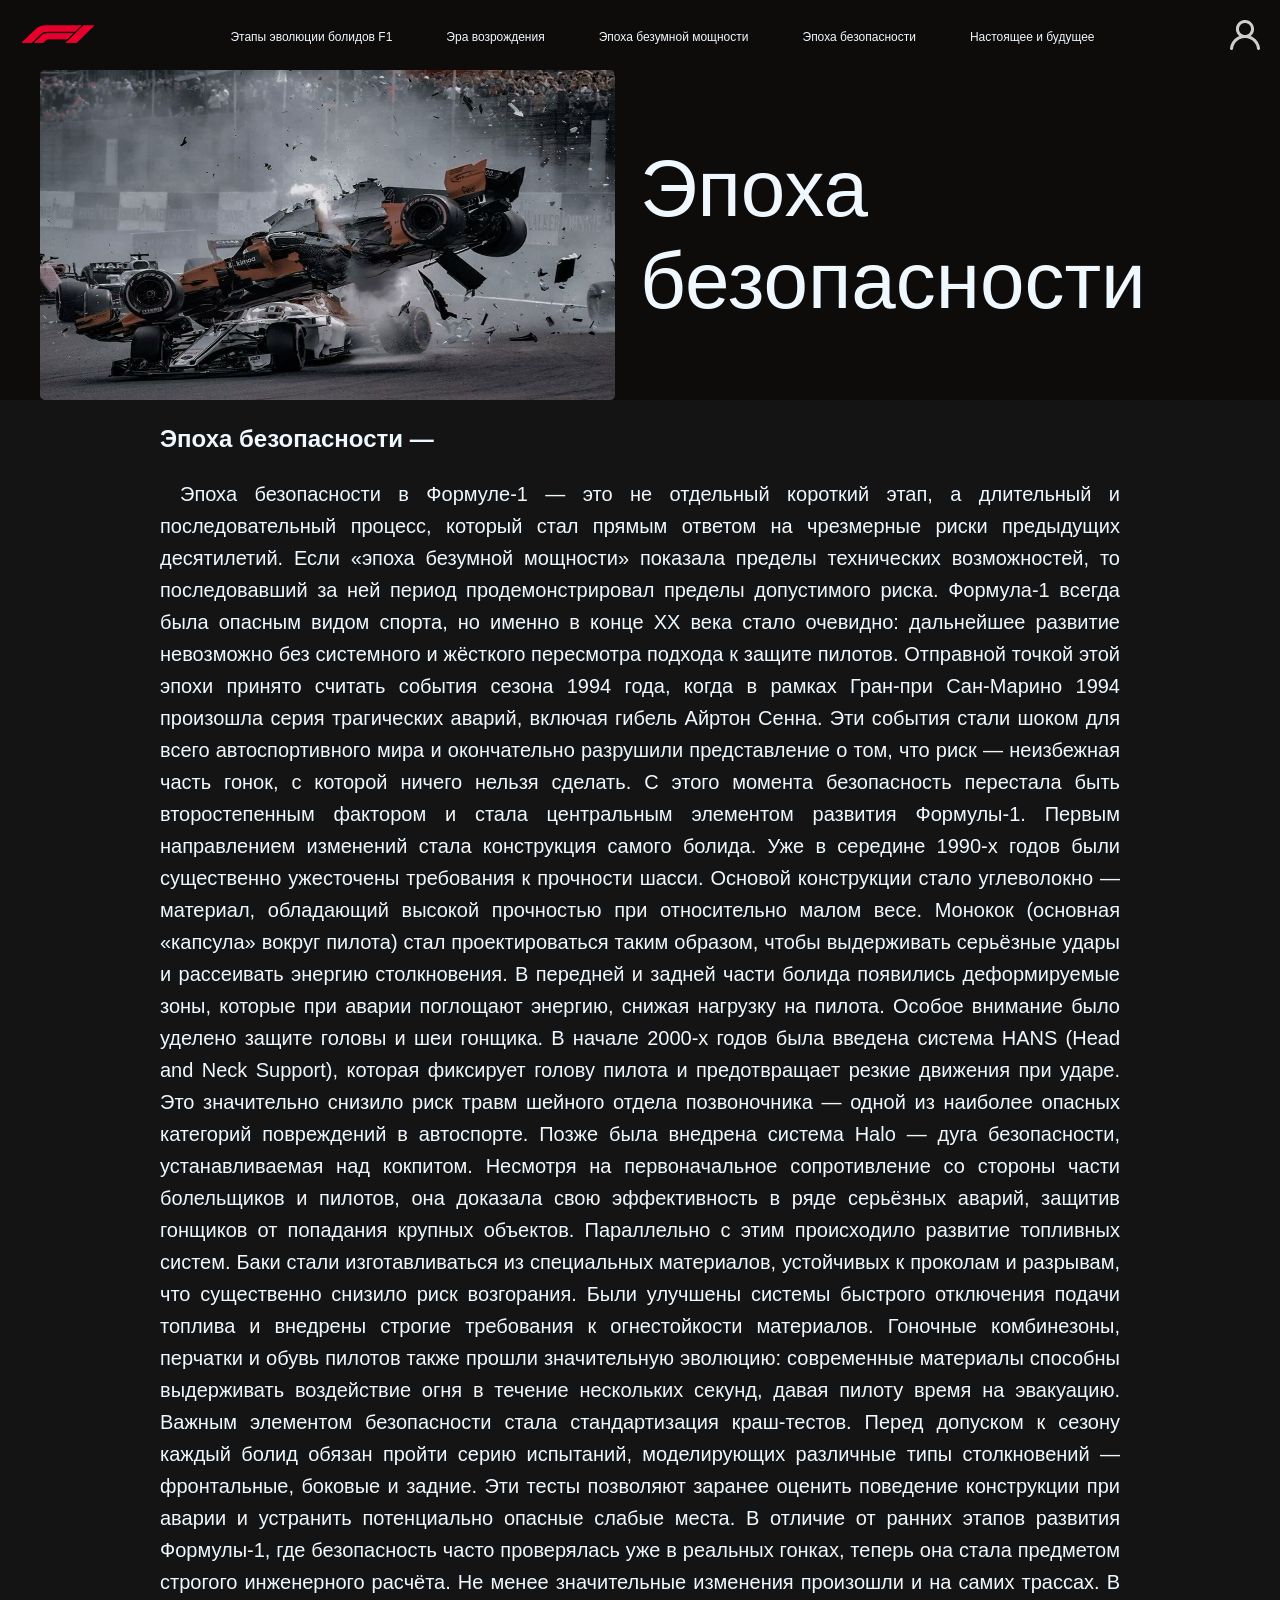
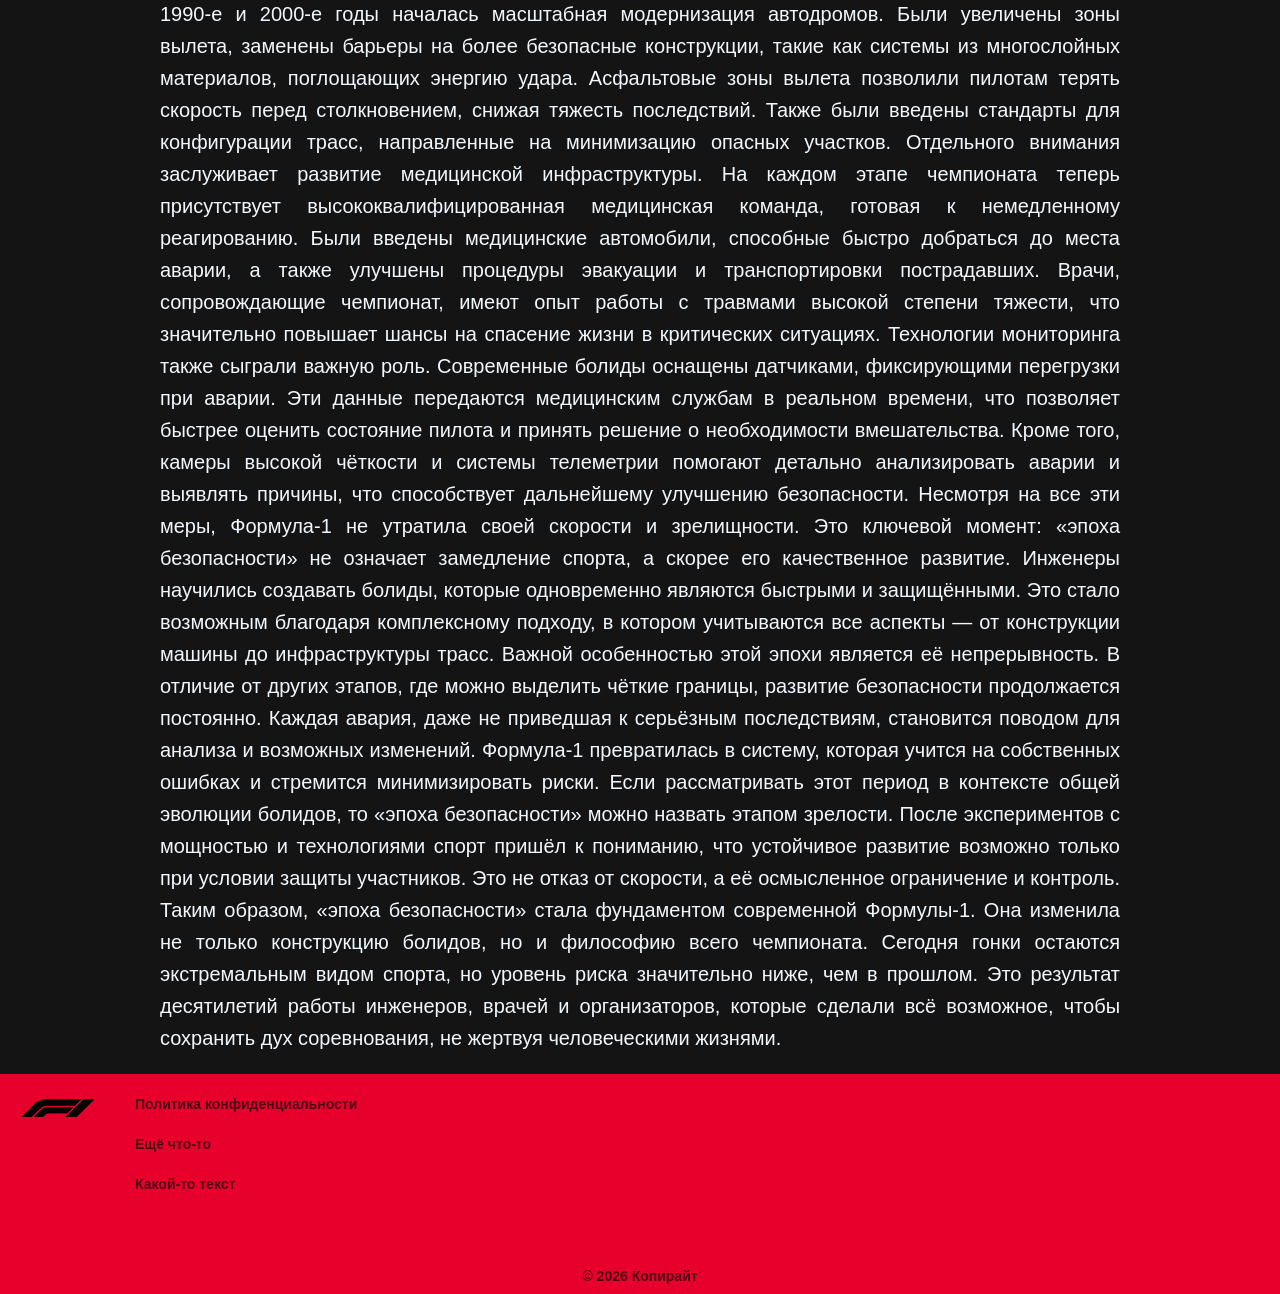
<file: 4.html>
<!DOCTYPE html>
<html lang="ru">
<head>
  <meta charset="UTF-8">
  <meta name="viewport" content="width=device-width, initial-scale=1.0">
  <title>Эпоха безопасности</title>
  <link rel="stylesheet" href="style.css">
</head>
<body>
  <header class="header">
    <div class="top">
      <a href="index.html">
      <img src="img\logored.png" class="logo">
      </a>
      <nav class="menu">
            <a href="1.html">Этапы эволюции болидов F1</a>
            <a href="2.html">Эра возрождения</a>
            <a href="3.html">Эпоха безумной мощности</a>
            <a href="4.html">Эпоха безопасности</a>
            <a href="5.html">Настоящее и будущее</a>
        </nav>
        <a href="regeistr.html">
          <img  src="img\iconreg.png" class="imgreg">
        </a>
    </div>
     </header>
      <div class="stub"> </div>
     <div class="background__title">
      <main class="main">
        <div class="main__title">
        <img src="img\car8.png" alt="" class="title__img" style="border-radius: 5px; top: 0; height: 330px;">
       <h2 class="main__title__text"> Эпоха<br> безопасности</h2>
       </div>
      </div>
      <h2 class="main__text__h">Эпоха безопасности — </h2> <p class="main__text">
        Эпоха безопасности в Формуле-1 — это не отдельный короткий этап, а длительный и последовательный процесс, который стал прямым ответом на чрезмерные риски предыдущих десятилетий. Если «эпоха безумной мощности» показала пределы технических возможностей, то последовавший за ней период продемонстрировал пределы допустимого риска. Формула-1 всегда была опасным видом спорта, но именно в конце XX века стало очевидно: дальнейшее развитие невозможно без системного и жёсткого пересмотра подхода к защите пилотов.

Отправной точкой этой эпохи принято считать события сезона 1994 года, когда в рамках Гран-при Сан-Марино 1994 произошла серия трагических аварий, включая гибель Айртон Сенна. Эти события стали шоком для всего автоспортивного мира и окончательно разрушили представление о том, что риск — неизбежная часть гонок, с которой ничего нельзя сделать. С этого момента безопасность перестала быть второстепенным фактором и стала центральным элементом развития Формулы-1.

Первым направлением изменений стала конструкция самого болида. Уже в середине 1990-х годов были существенно ужесточены требования к прочности шасси. Основой конструкции стало углеволокно — материал, обладающий высокой прочностью при относительно малом весе. Монокок (основная «капсула» вокруг пилота) стал проектироваться таким образом, чтобы выдерживать серьёзные удары и рассеивать энергию столкновения. В передней и задней части болида появились деформируемые зоны, которые при аварии поглощают энергию, снижая нагрузку на пилота.

Особое внимание было уделено защите головы и шеи гонщика. В начале 2000-х годов была введена система HANS (Head and Neck Support), которая фиксирует голову пилота и предотвращает резкие движения при ударе. Это значительно снизило риск травм шейного отдела позвоночника — одной из наиболее опасных категорий повреждений в автоспорте. Позже была внедрена система Halo — дуга безопасности, устанавливаемая над кокпитом. Несмотря на первоначальное сопротивление со стороны части болельщиков и пилотов, она доказала свою эффективность в ряде серьёзных аварий, защитив гонщиков от попадания крупных объектов.

Параллельно с этим происходило развитие топливных систем. Баки стали изготавливаться из специальных материалов, устойчивых к проколам и разрывам, что существенно снизило риск возгорания. Были улучшены системы быстрого отключения подачи топлива и внедрены строгие требования к огнестойкости материалов. Гоночные комбинезоны, перчатки и обувь пилотов также прошли значительную эволюцию: современные материалы способны выдерживать воздействие огня в течение нескольких секунд, давая пилоту время на эвакуацию.

Важным элементом безопасности стала стандартизация краш-тестов. Перед допуском к сезону каждый болид обязан пройти серию испытаний, моделирующих различные типы столкновений — фронтальные, боковые и задние. Эти тесты позволяют заранее оценить поведение конструкции при аварии и устранить потенциально опасные слабые места. В отличие от ранних этапов развития Формулы-1, где безопасность часто проверялась уже в реальных гонках, теперь она стала предметом строгого инженерного расчёта.

Не менее значительные изменения произошли и на самих трассах. В 1990-е и 2000-е годы началась масштабная модернизация автодромов. Были увеличены зоны вылета, заменены барьеры на более безопасные конструкции, такие как системы из многослойных материалов, поглощающих энергию удара. Асфальтовые зоны вылета позволили пилотам терять скорость перед столкновением, снижая тяжесть последствий. Также были введены стандарты для конфигурации трасс, направленные на минимизацию опасных участков.

Отдельного внимания заслуживает развитие медицинской инфраструктуры. На каждом этапе чемпионата теперь присутствует высококвалифицированная медицинская команда, готовая к немедленному реагированию. Были введены медицинские автомобили, способные быстро добраться до места аварии, а также улучшены процедуры эвакуации и транспортировки пострадавших. Врачи, сопровождающие чемпионат, имеют опыт работы с травмами высокой степени тяжести, что значительно повышает шансы на спасение жизни в критических ситуациях.

Технологии мониторинга также сыграли важную роль. Современные болиды оснащены датчиками, фиксирующими перегрузки при аварии. Эти данные передаются медицинским службам в реальном времени, что позволяет быстрее оценить состояние пилота и принять решение о необходимости вмешательства. Кроме того, камеры высокой чёткости и системы телеметрии помогают детально анализировать аварии и выявлять причины, что способствует дальнейшему улучшению безопасности.

Несмотря на все эти меры, Формула-1 не утратила своей скорости и зрелищности. Это ключевой момент: «эпоха безопасности» не означает замедление спорта, а скорее его качественное развитие. Инженеры научились создавать болиды, которые одновременно являются быстрыми и защищёнными. Это стало возможным благодаря комплексному подходу, в котором учитываются все аспекты — от конструкции машины до инфраструктуры трасс.

Важной особенностью этой эпохи является её непрерывность. В отличие от других этапов, где можно выделить чёткие границы, развитие безопасности продолжается постоянно. Каждая авария, даже не приведшая к серьёзным последствиям, становится поводом для анализа и возможных изменений. Формула-1 превратилась в систему, которая учится на собственных ошибках и стремится минимизировать риски.

Если рассматривать этот период в контексте общей эволюции болидов, то «эпоха безопасности» можно назвать этапом зрелости. После экспериментов с мощностью и технологиями спорт пришёл к пониманию, что устойчивое развитие возможно только при условии защиты участников. Это не отказ от скорости, а её осмысленное ограничение и контроль.

Таким образом, «эпоха безопасности» стала фундаментом современной Формулы-1. Она изменила не только конструкцию болидов, но и философию всего чемпионата. Сегодня гонки остаются экстремальным видом спорта, но уровень риска значительно ниже, чем в прошлом. Это результат десятилетий работы инженеров, врачей и организаторов, которые сделали всё возможное, чтобы сохранить дух соревнования, не жертвуя человеческими жизнями.

      </p>

    </main>
<footer class="footer">
  <a href="index.html">
  <img src="img\logoblack.png" alt="" id="logoblack">
  </a>
  <div class="bottom">
    <a href="#">Политика конфиденциальности</a><br>
    <a href="#">Ещё что-то</a><br>
    <a href="#">Какой-то текст</a>

  </div>

  
  <div class="copy">
    © 2026 Копирайт
  </div>
</footer>    
</body>
</html>
</file>
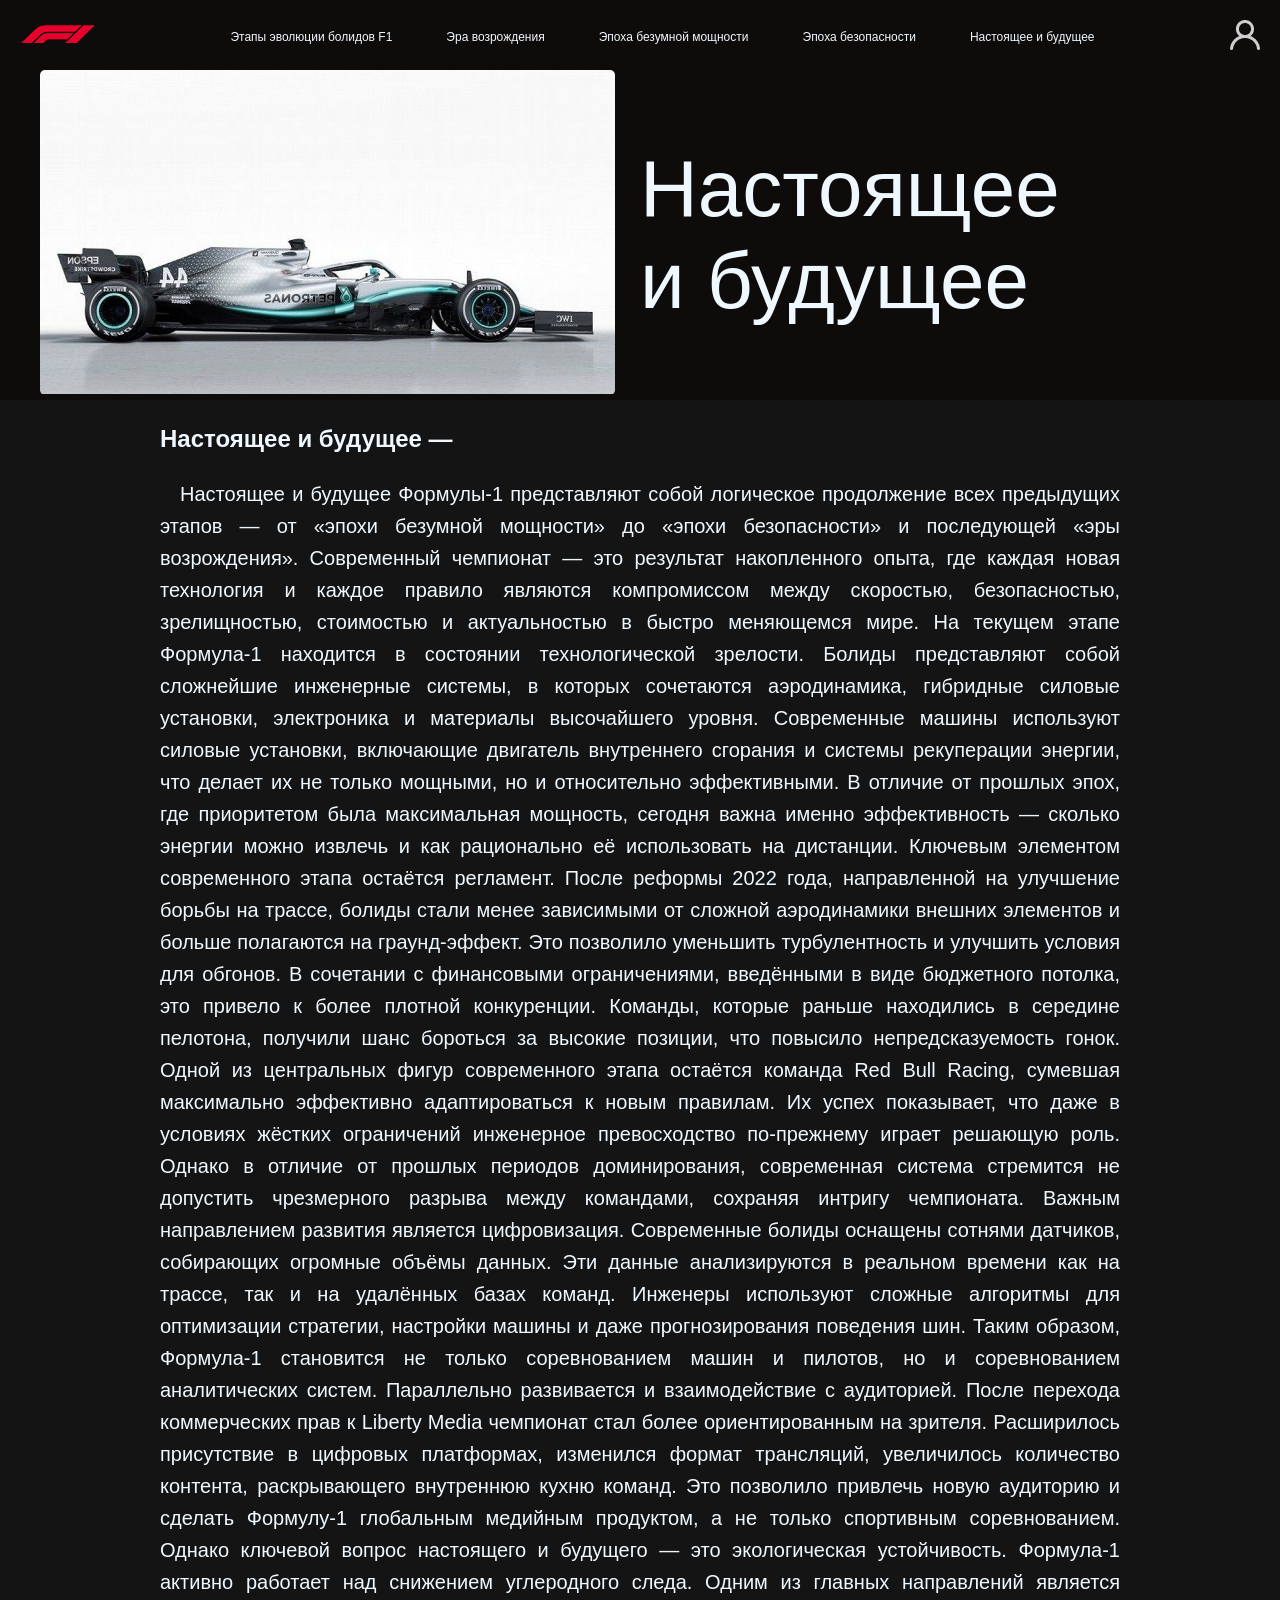
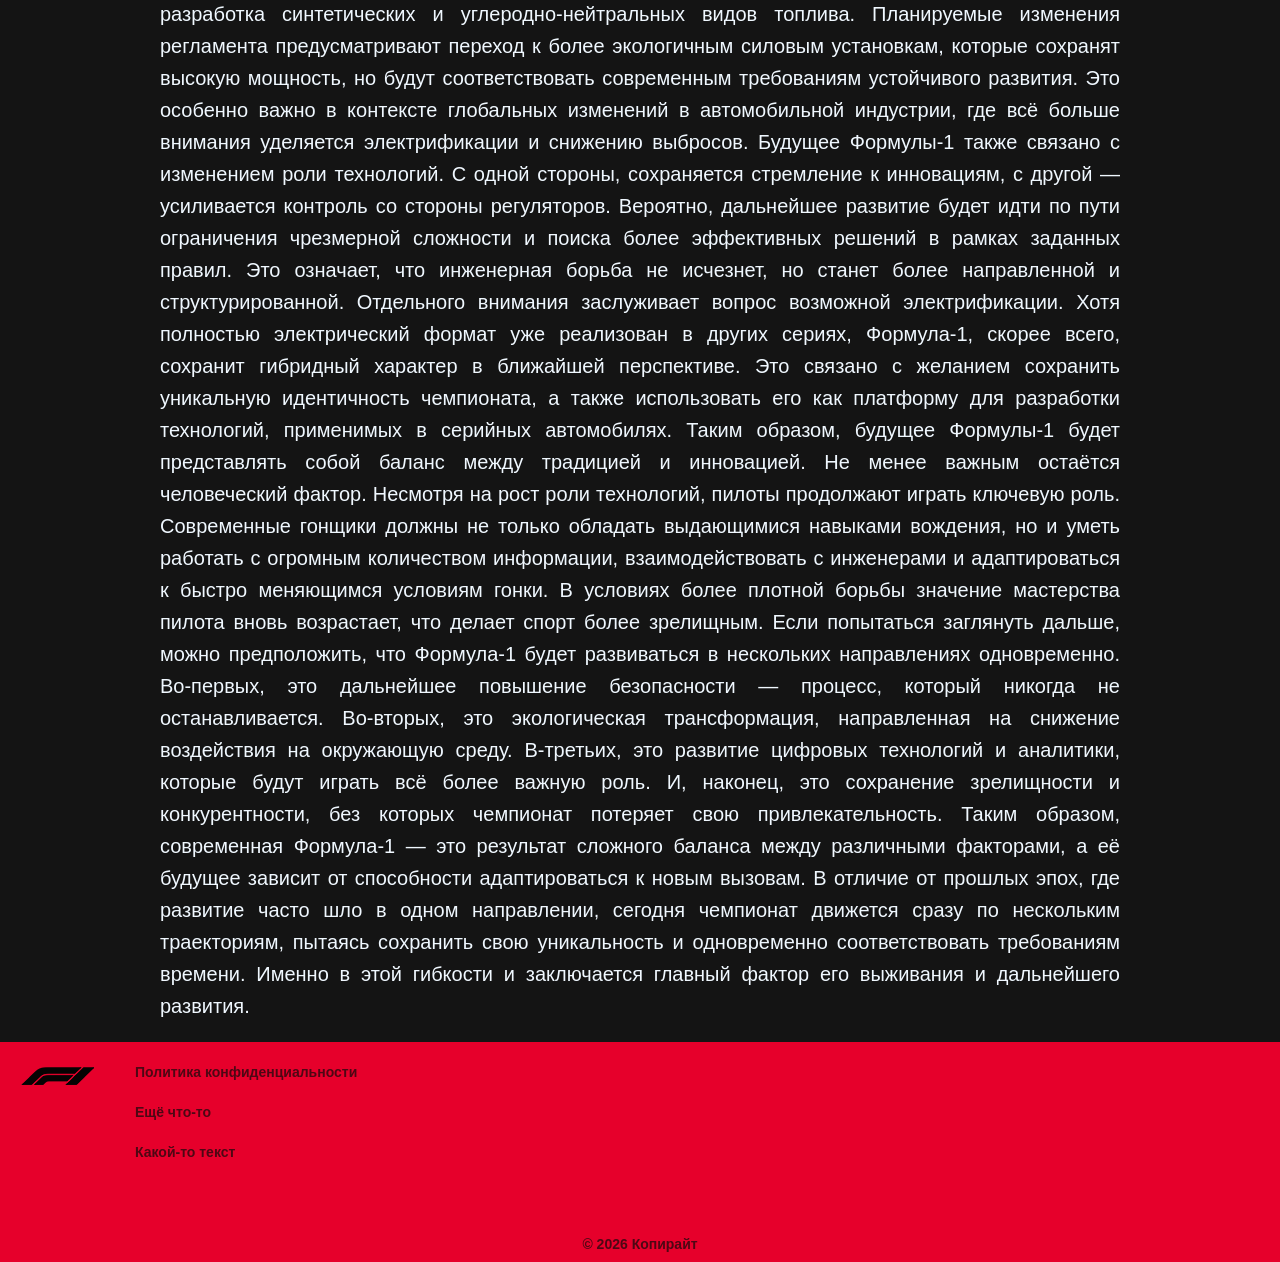
<file: 5.html>
<!DOCTYPE html>
<html lang="ru">
<head>
  <meta charset="UTF-8">
  <meta name="viewport" content="width=device-width, initial-scale=1.0">
  <title>Настоящее и будущее</title>
  <link rel="stylesheet" href="style.css">
</head>
<body>
  <header class="header">
    <div class="top">
      <a href="index.html">
      <img src="img\logored.png" class="logo">
      </a>
      <nav class="menu">
            <a href="1.html">Этапы эволюции болидов F1</a>
            <a href="2.html">Эра возрождения</a>
            <a href="3.html">Эпоха безумной мощности</a>
            <a href="4.html">Эпоха безопасности</a>
            <a href="5.html">Настоящее и будущее</a>
        </nav>
        <a href="regeistr.html">
          <img  src="img\iconreg.png" class="imgreg">
        </a>
    </div>
     </header>
      <div class="stub"> </div>
     <div class="background__title">
      <main class="main">
        <div class="main__title">
        <img src="img\car9.png" alt="" class="title__img" style="border-radius: 5px; top: 0;">
       <h2 class="main__title__text"> Настоящее<br> и будущее</h2>
       </div>
      </div>
      <h2 class="main__text__h">Настоящее и будущее — </h2> <p class="main__text">Настоящее и будущее Формулы-1 представляют собой логическое продолжение всех предыдущих этапов — от «эпохи безумной мощности» до «эпохи безопасности» и последующей «эры возрождения». Современный чемпионат — это результат накопленного опыта, где каждая новая технология и каждое правило являются компромиссом между скоростью, безопасностью, зрелищностью, стоимостью и актуальностью в быстро меняющемся мире.

На текущем этапе Формула-1 находится в состоянии технологической зрелости. Болиды представляют собой сложнейшие инженерные системы, в которых сочетаются аэродинамика, гибридные силовые установки, электроника и материалы высочайшего уровня. Современные машины используют силовые установки, включающие двигатель внутреннего сгорания и системы рекуперации энергии, что делает их не только мощными, но и относительно эффективными. В отличие от прошлых эпох, где приоритетом была максимальная мощность, сегодня важна именно эффективность — сколько энергии можно извлечь и как рационально её использовать на дистанции.

Ключевым элементом современного этапа остаётся регламент. После реформы 2022 года, направленной на улучшение борьбы на трассе, болиды стали менее зависимыми от сложной аэродинамики внешних элементов и больше полагаются на граунд-эффект. Это позволило уменьшить турбулентность и улучшить условия для обгонов. В сочетании с финансовыми ограничениями, введёнными в виде бюджетного потолка, это привело к более плотной конкуренции. Команды, которые раньше находились в середине пелотона, получили шанс бороться за высокие позиции, что повысило непредсказуемость гонок.

Одной из центральных фигур современного этапа остаётся команда Red Bull Racing, сумевшая максимально эффективно адаптироваться к новым правилам. Их успех показывает, что даже в условиях жёстких ограничений инженерное превосходство по-прежнему играет решающую роль. Однако в отличие от прошлых периодов доминирования, современная система стремится не допустить чрезмерного разрыва между командами, сохраняя интригу чемпионата.

Важным направлением развития является цифровизация. Современные болиды оснащены сотнями датчиков, собирающих огромные объёмы данных. Эти данные анализируются в реальном времени как на трассе, так и на удалённых базах команд. Инженеры используют сложные алгоритмы для оптимизации стратегии, настройки машины и даже прогнозирования поведения шин. Таким образом, Формула-1 становится не только соревнованием машин и пилотов, но и соревнованием аналитических систем.

Параллельно развивается и взаимодействие с аудиторией. После перехода коммерческих прав к Liberty Media чемпионат стал более ориентированным на зрителя. Расширилось присутствие в цифровых платформах, изменился формат трансляций, увеличилось количество контента, раскрывающего внутреннюю кухню команд. Это позволило привлечь новую аудиторию и сделать Формулу-1 глобальным медийным продуктом, а не только спортивным соревнованием.

Однако ключевой вопрос настоящего и будущего — это экологическая устойчивость. Формула-1 активно работает над снижением углеродного следа. Одним из главных направлений является разработка синтетических и углеродно-нейтральных видов топлива. Планируемые изменения регламента предусматривают переход к более экологичным силовым установкам, которые сохранят высокую мощность, но будут соответствовать современным требованиям устойчивого развития. Это особенно важно в контексте глобальных изменений в автомобильной индустрии, где всё больше внимания уделяется электрификации и снижению выбросов.

Будущее Формулы-1 также связано с изменением роли технологий. С одной стороны, сохраняется стремление к инновациям, с другой — усиливается контроль со стороны регуляторов. Вероятно, дальнейшее развитие будет идти по пути ограничения чрезмерной сложности и поиска более эффективных решений в рамках заданных правил. Это означает, что инженерная борьба не исчезнет, но станет более направленной и структурированной.

Отдельного внимания заслуживает вопрос возможной электрификации. Хотя полностью электрический формат уже реализован в других сериях, Формула-1, скорее всего, сохранит гибридный характер в ближайшей перспективе. Это связано с желанием сохранить уникальную идентичность чемпионата, а также использовать его как платформу для разработки технологий, применимых в серийных автомобилях. Таким образом, будущее Формулы-1 будет представлять собой баланс между традицией и инновацией.

Не менее важным остаётся человеческий фактор. Несмотря на рост роли технологий, пилоты продолжают играть ключевую роль. Современные гонщики должны не только обладать выдающимися навыками вождения, но и уметь работать с огромным количеством информации, взаимодействовать с инженерами и адаптироваться к быстро меняющимся условиям гонки. В условиях более плотной борьбы значение мастерства пилота вновь возрастает, что делает спорт более зрелищным.

Если попытаться заглянуть дальше, можно предположить, что Формула-1 будет развиваться в нескольких направлениях одновременно. Во-первых, это дальнейшее повышение безопасности — процесс, который никогда не останавливается. Во-вторых, это экологическая трансформация, направленная на снижение воздействия на окружающую среду. В-третьих, это развитие цифровых технологий и аналитики, которые будут играть всё более важную роль. И, наконец, это сохранение зрелищности и конкурентности, без которых чемпионат потеряет свою привлекательность.

Таким образом, современная Формула-1 — это результат сложного баланса между различными факторами, а её будущее зависит от способности адаптироваться к новым вызовам. В отличие от прошлых эпох, где развитие часто шло в одном направлении, сегодня чемпионат движется сразу по нескольким траекториям, пытаясь сохранить свою уникальность и одновременно соответствовать требованиям времени. Именно в этой гибкости и заключается главный фактор его выживания и дальнейшего развития.


        </p>
      </main>
      <footer class="footer">
  <a href="index.html">
  <img src="img\logoblack.png" alt="" id="logoblack">
  </a>
  <div class="bottom">
    <a href="#">Политика конфиденциальности</a><br>
    <a href="#">Ещё что-то</a><br>
    <a href="#">Какой-то текст</a>

  </div>

  
  <div class="copy">
    © 2026 Копирайт
  </div>
</footer>
</body>
</html>
</file>
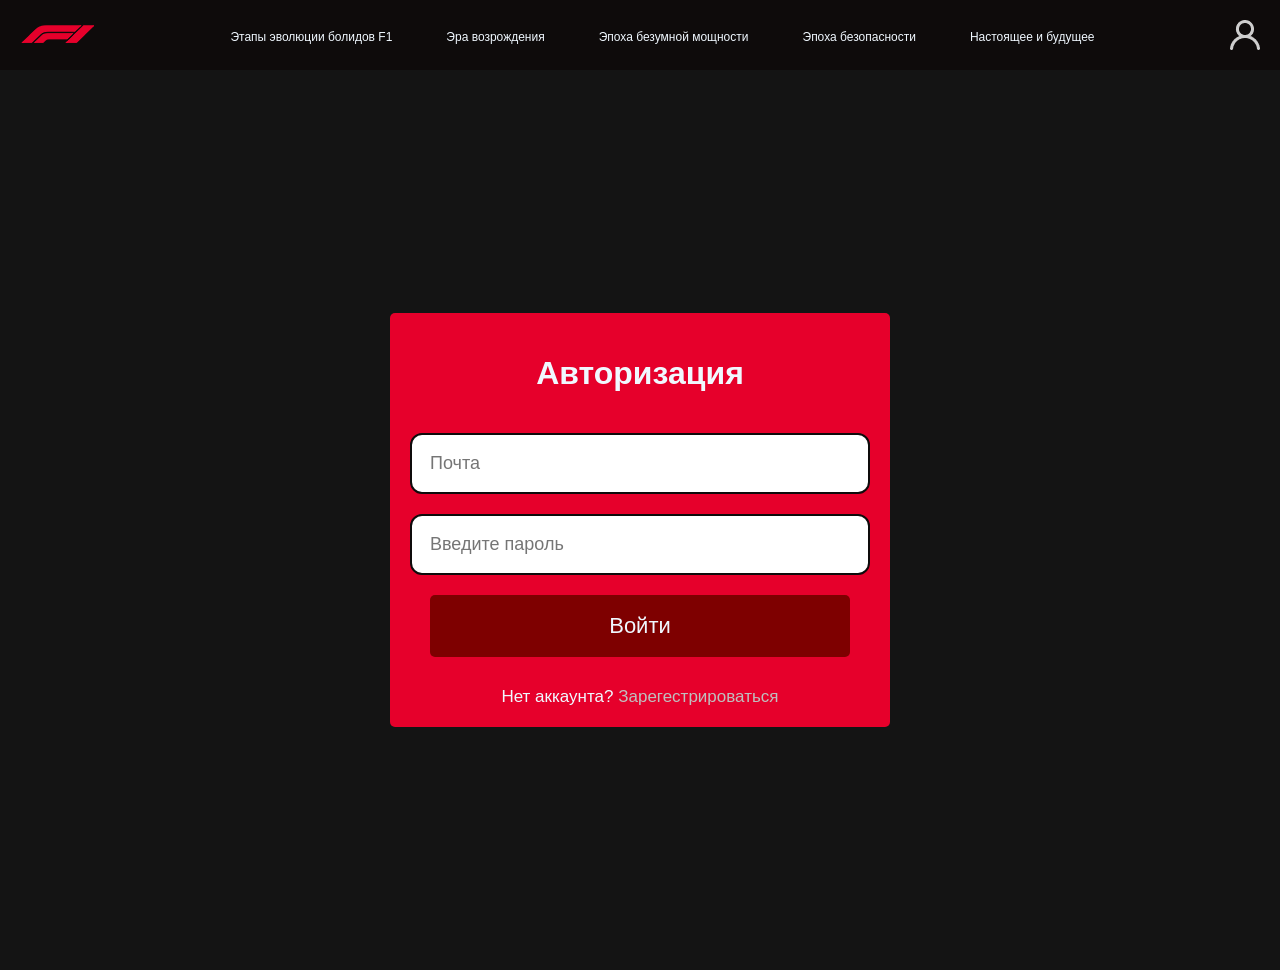
<file: login.html>
<!DOCTYPE html>
<html lang="ru">
<head>
  <meta charset="UTF-8">
  <meta name="viewport" content="width=device-width, initial-scale=1.0">
  <title>Регистрация</title>
  <link rel="stylesheet" href="style.css">
</head>
<body>
    <header class="header">
    <div class="top">
      <a href="index.html">
      <img src="img\logored.png" class="logo">
      </a>
      <nav class="menu">
            <a href="1.html">Этапы эволюции болидов F1</a>
            <a href="2.html">Эра возрождения</a>
            <a href="3.html">Эпоха безумной мощности</a>
            <a href="4.html">Эпоха безопасности</a>
            <a href="5.html">Настоящее и будущее</a>
        </nav>
        <a href="regeistr.html">
          <img  src="img\iconreg.png" class="imgreg">
        </a>
    </div>
     </header>
     <div class="stub"> </div>
     <div class="cont__reg">
     <form class="register-box">
    <h1>Авторизация</h1>
    <input type="email" placeholder="Почта">
    <input type="password" placeholder="Введите пароль">
    <button>Войти</button>
    <div class="login-text">
      Нет аккаунта?
      <a href="regeistr.html">Зарегестрироваться</a>
    </div>

  </form>
  </div>
</file>
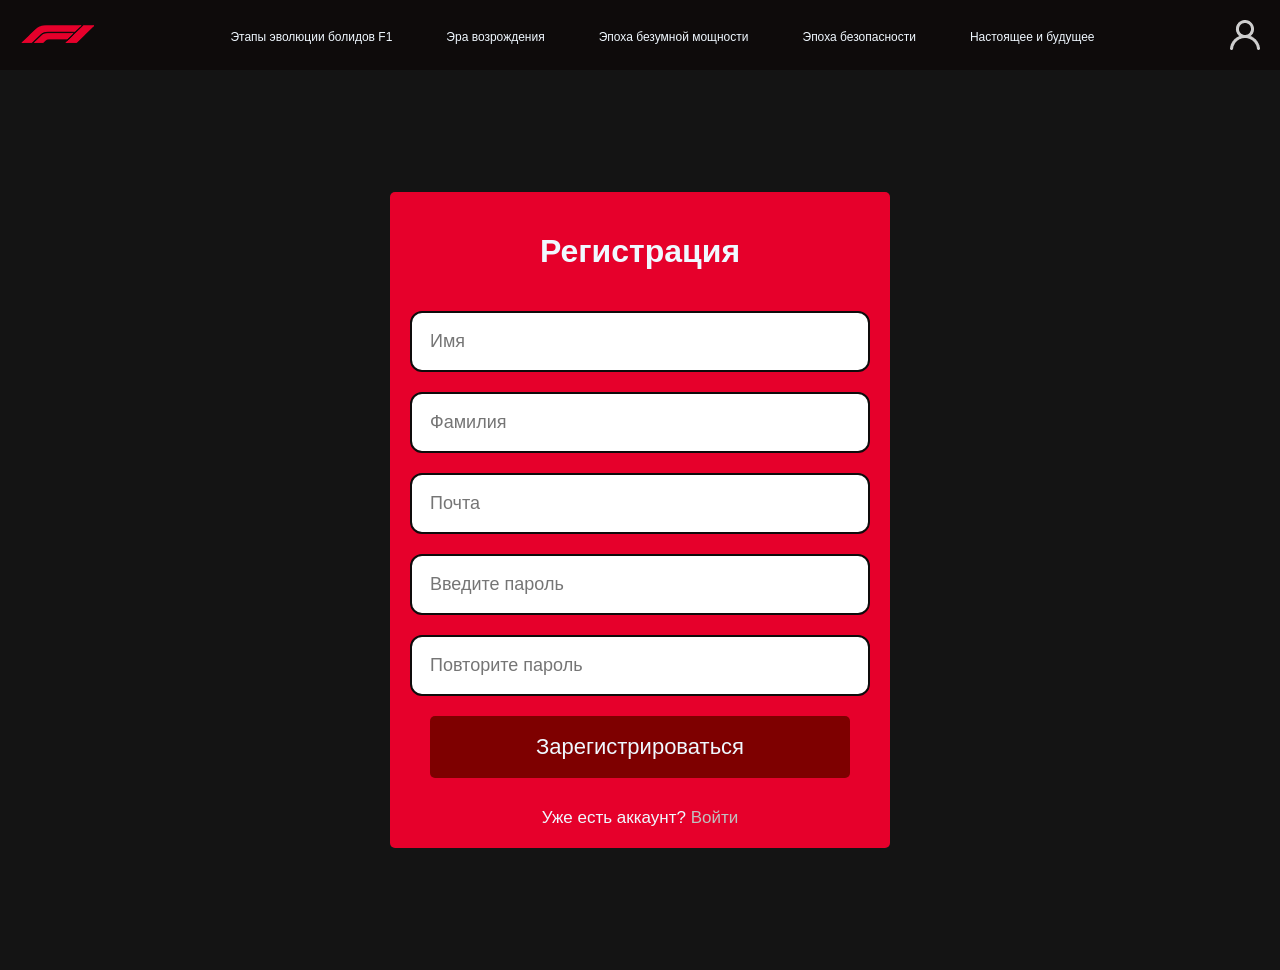
<file: regeistr.html>
<!DOCTYPE html>
<html lang="ru">
<head>
  <meta charset="UTF-8">
  <meta name="viewport" content="width=device-width, initial-scale=1.0">
  <title>Регистрация</title>
  <link rel="stylesheet" href="style.css">
</head>
<body>
    <header class="header">
    <div class="top">
      <a href="index.html">
      <img src="img\logored.png" class="logo">
      </a>
      <nav class="menu">
            <a href="1.html">Этапы эволюции болидов F1</a>
            <a href="2.html">Эра возрождения</a>
            <a href="3.html">Эпоха безумной мощности</a>
            <a href="4.html">Эпоха безопасности</a>
            <a href="5.html">Настоящее и будущее</a>
        </nav>
        <a href="regeistr.html">
          <img  src="img\iconreg.png" class="imgreg">
        </a>
    </div>
     </header>
     <div class="stub"> </div>
  <div class="cont__reg">
  <form class="register-box">
    <h1>Регистрация</h1>
    <input type="text" placeholder="Имя">
    <input type="text" placeholder="Фамилия">
    <input type="email" placeholder="Почта">
    <input type="password" placeholder="Введите пароль">
    <input type="password" placeholder="Повторите пароль">
    <button>Зарегистрироваться</button>
    <div class="login-text">
      Уже есть аккаунт?
      <a href="login.html">Войти</a>
    </div>

  </form>
  </div>

</body>
</html>
</file>
<file: style.css>
:root {
  --dark__gray: #0E0B0B;
  --light__gray: #141414;
  --f1__red: #e6002b;
}
body {
  margin: 0;
  background: #141414;
  font-family: 'Segoe UI', Tahoma, Geneva, Verdana, sans-serif;
  color: aliceblue;
}
a {
  text-decoration: none;
  color: aliceblue;
  font-size: 12px;
  font-weight: 400;
}
/* index */
.header {
  position: fixed;
  width: 100%;
  top: 0;
  z-index: 1000;
  background-color: #0E0B0B;
  height: 50px;
  padding: 10px 20px;
}
.top {
  display: flex;
  align-items: center;
}
.menu {
   display: flex;
    gap: 54px;
    margin:  auto;
   
}
.menu a {
  opacity: 100%;
   transition: 0.3s;
}
.menu a:hover {
opacity: 70%;
}
  


.hero {
  position: relative;
   background-color: #0E0B0B;
   padding: 10px 20px;
    height: 350px;
    display: flex;
    justify-content: space-between;
    margin-top: 60px;
}


.title {
  font-size: 54px;
  z-index: 2;
}
.heroimg {
  position: absolute;
  right: 0px;
  bottom: 0px;
  width: 920px;
  max-width: 100%;
  z-index: 1;
}
.imgreg {
  opacity: 80%;
  margin-right: 40px;
  transition: 0.3s;
}
.imgreg:hover {
opacity: 100%;
}
.partone {
   padding: 20px;
    height: 310px;
    display: flex;
    margin-top: 100px;
}
.partoneimg {
  flex-shrink: 0;
  max-width: 474px;
  max-height: 309px;
}
.partoneblock {
  display: flex;
  margin-left: 40px;
}
.partonetitle {
  opacity: 100%;
  margin: 0;
  top: 0;
  font-weight: 400;
  font-size: 80px;
  transition: 0.3s;
}
.partonetitle:hover {
  font-size: 81px;
opacity: 70%;
}
#arrow {
  width: 25px;
}
.parttwo {
  position: relative;
   padding: 20px;
    height: 310px;
    display: flex;
    margin-top: 100px; 

}
.parttwoimg {
  padding-left: 20px ;


  
}
.parttwoblock {
  position: absolute;
  right: 20px;
  display: flex;
  text-align: right;
}

.parttwotitle {
  opacity: 100%;
  transition: 0.3s;
   margin: 0;
  top: 0;
  font-weight: 400;
  font-size: 80px;

}
.parttwotitle:hover {
  font-size: 81px;
opacity: 70%;
}
.footer {
  
  position: relative;
  display: flex;
  color: #0E0B0B;
  background-color: #e6002b;
  height: 200px;
  padding: 10px 20px
}
#logoblack {
  flex-shrink: 0;
  max-width: 75px;
  max-height: 50px;
}


.bottom {
  line-height: 2.5;
  color: #0E0B0B;
  margin-left: 40px;
  
}
.bottom a {
  opacity: 70%;
  color: #0E0B0B;
  font-size: 14px;
  font-weight: 600;
}
.copy {
  position: absolute;
  bottom: 10px;
  left: 50%;
   transform: translateX(-50%);
   color: #0E0B0B;
  font-size: 14px;
  font-weight: 600;
  opacity: 70%;

}
/* 1 */
.stub {
    width: 100%;
    height: 70px;
    background-color: blue;
}
.main {
  display: flex;
  width: 1200px;
  height: 880px;
  margin: 0 auto;
}
.main__title {
  position: relative;
  background-color: #0E0B0B;
  align-items: center;
  display: flex;
  width: 1200px;
  height: 330px;
  
}
.main__title__text {
  position: absolute;
  left: 600px;
  margin: 0;
  font-weight: 400;
  font-size: 80px;

}
.background__title {
  background-color: #0E0B0B;
  width: 100%;
  height: 330px;
}
.main__text {
  margin-left: 160px;
  margin-right: 160px;
  text-align: justify;
  font-size: 20px;
  line-height: 1.6;
  text-indent: 20px;
}  
.title__img {
  
  position: absolute;
  bottom: 0;
  width: 575px;
}
.main__text__h {
  margin-left: 160px;
  margin-right: 160px;
  text-align: justify;
  font-size: 24px;
  line-height: 1.6;
  font-weight: 600;

}
.text__img {
  display: flex;
  justify-self: right;
  
  width: 600px;
}
.cont__img {
  width: 100%;
  height: 550px;
  position: relative;
}
.bigimg {
  position: absolute;
 transform: translateX(-50%);
left: 50%;

}

/* registr */
.cont__reg {
   width: 100%;
  height: 100vh;
  display: flex;
  justify-content: center;
  align-items: center;
}
.register-box{
  width: 420px;
  padding-top: 20px;
  padding-left: 40px;
  padding-right: 40px;
  padding-bottom: 20px;
  border-radius: 5px;
background-color: var(--f1__red);
  display: flex;
  flex-direction: column;
  gap: 20px;
}
.register-box h1{
  color: aliceblue;
  text-align: center;
}
.register-box input{
  align-self: center;
  width: 100%;
  padding: 18px;
  border: 2px solid;
  border-radius: 12px;
  color:  var(--dark__gray);
  font-size: 18px;
  outline: none;
}
.register-box button{
  padding: 18px;
  border: none;
  border-radius: 5px;
  background: #7e0000;
  color: aliceblue;
  font-size: 22px;
  transition: 0.3s;
}
.register-box button:hover{
  background: #5b0000;
}
.login-text{
  text-align: center;
  color: aliceblue;
   margin-top: 10px;
   font-size: 17px;
}
.login-text a{
color: rgb(192, 191, 191);
 text-decoration: none;
font-size: 17px;
}
</file>
